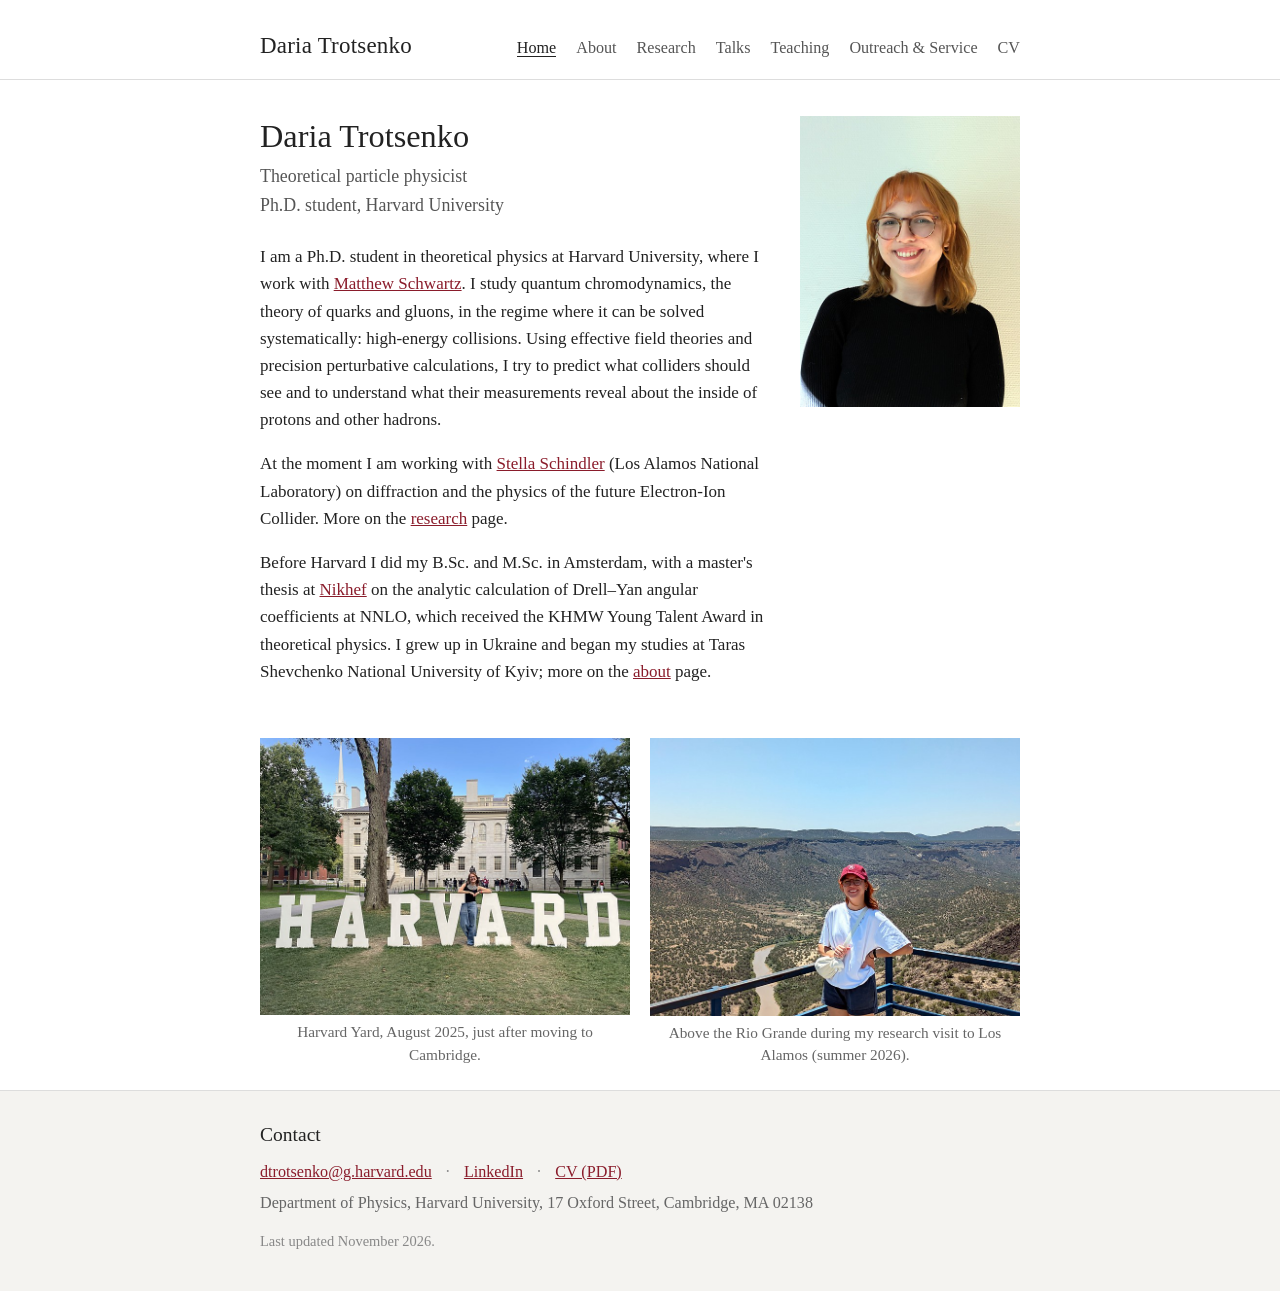
<file: index.html>
<!DOCTYPE html>
<html lang="en">
<head>
<meta charset="utf-8">
<meta name="viewport" content="width=device-width, initial-scale=1">
<title>Daria Trotsenko</title>
<meta name="description" content="Daria Trotsenko — Ph.D. student in theoretical particle physics at Harvard University, working on QCD, effective field theories and the structure of hadrons.">
<link rel="stylesheet" href="style.css">
<link rel="icon" href="favicon.svg" type="image/svg+xml">
<link rel="icon" href="favicon-32.png" sizes="32x32" type="image/png">
<link rel="apple-touch-icon" href="apple-touch-icon.png">
<meta property="og:type" content="website">
<meta property="og:title" content="Daria Trotsenko">
<meta property="og:description" content="Daria Trotsenko — Ph.D. student in theoretical particle physics at Harvard University, working on QCD, effective field theories and the structure of hadrons.">
<meta property="og:image" content="https://dariatrotsenko.com/images/og.jpg">
<meta property="og:url" content="https://dariatrotsenko.com/">
<meta name="twitter:card" content="summary_large_image">
<link rel="canonical" href="https://dariatrotsenko.com/">
<script type="application/ld+json">
{
  "@context": "https://schema.org",
  "@type": "Person",
  "name": "Daria Trotsenko",
  "url": "https://dariatrotsenko.com/",
  "image": "https://dariatrotsenko.com/images/photo.jpg",
  "jobTitle": "Ph.D. student in theoretical physics",
  "affiliation": {"@type": "CollegeOrUniversity", "name": "Harvard University", "url": "https://www.physics.harvard.edu/"},
  "alumniOf": [
    {"@type": "CollegeOrUniversity", "name": "University of Amsterdam"},
    {"@type": "CollegeOrUniversity", "name": "Vrije Universiteit Amsterdam"},
    {"@type": "CollegeOrUniversity", "name": "Taras Shevchenko National University of Kyiv"}
  ],
  "knowsAbout": ["quantum chromodynamics", "effective field theory", "particle physics", "collider phenomenology"],
  "email": "mailto:dtrotsenko@g.harvard.edu",
  "sameAs": ["https://www.linkedin.com/in/daria-trotsenko-8a28b3289/", "https://dariatrotsenko.github.io/"]
}
</script>
</head>
<body>

<header>
  <div class="wrap">
    <p class="site-name"><a href="index.html">Daria Trotsenko</a></p>
    <nav>
      <ul>
        <li><a href="index.html" class="current">Home</a></li>
        <li><a href="about.html">About</a></li>
        <li><a href="research.html">Research</a></li>
        <li><a href="talks.html">Talks</a></li>
        <li><a href="teaching.html">Teaching</a></li>
        <li><a href="outreach.html">Outreach &amp; Service</a></li>
        <li><a href="cv.html">CV</a></li>
      </ul>
    </nav>
  </div>
</header>

<main class="wrap">

  <div class="intro">
    <div class="text">
      <h1>Daria Trotsenko</h1>
      <p class="subtitle">Theoretical particle physicist<br>Ph.D. student, Harvard University</p>

      <p>I am a Ph.D. student in theoretical physics at Harvard University, where I work with
      <a href="https://www.physics.harvard.edu/people/facpages/schwartz">Matthew Schwartz</a>. I study
      quantum chromodynamics, the theory of quarks and gluons, in the regime where it can be solved
      systematically: high-energy collisions. Using effective field theories and precision perturbative
      calculations, I try to predict what colliders should see and to understand what their measurements
      reveal about the inside of protons and other hadrons.</p>

      <p>At the moment I am working with <a href="https://www.stellaschindler.net">Stella Schindler</a>
      (Los Alamos National Laboratory) on diffraction and the physics of the future Electron-Ion Collider.
      More on the <a href="research.html">research</a> page.</p>

      <p>Before Harvard I did my B.Sc. and M.Sc. in Amsterdam, with a master's thesis at
      <a href="https://www.nikhef.nl">Nikhef</a> on the analytic calculation of Drell–Yan angular
      coefficients at NNLO, which received the KHMW Young Talent Award in theoretical physics. I grew up in
      Ukraine and began my studies at Taras Shevchenko National University of Kyiv; more on the
      <a href="about.html">about</a> page.</p>
    </div>
    <img src="images/photo.jpg" alt="Photo of Daria Trotsenko">
  </div>

  <div class="photo-row">
    <figure class="photo">
      <img src="images/harvard.jpg" alt="Daria Trotsenko in Harvard Yard">
      <figcaption>Harvard Yard, August 2025, just after moving to Cambridge.</figcaption>
    </figure>
    <figure class="photo">
      <img src="images/los_alamos.jpg" alt="Daria Trotsenko hiking near Los Alamos, with the Rio Grande below">
      <figcaption>Above the Rio Grande during my research visit to Los Alamos (summer 2026).</figcaption>
    </figure>
  </div>


</main>

<footer>
  <div class="wrap">
    <p class="footer-title">Contact</p>
    <p class="footer-links">
      <a href="mailto:dtrotsenko@g.harvard.edu">dtrotsenko@g.harvard.edu</a>
      <span class="sep">·</span>
      <a href="https://www.linkedin.com/in/daria-trotsenko-8a28b3289/">LinkedIn</a>
      <span class="sep">·</span>
      <a href="files/Trotsenko_CV.pdf">CV (PDF)</a>
    </p>
    <p class="footer-address">Department of Physics, Harvard University, 17 Oxford Street, Cambridge, MA 02138</p>
    <p class="footer-updated">Last updated November 2026.</p>
  </div>
</footer>

</body>
</html>
</file>
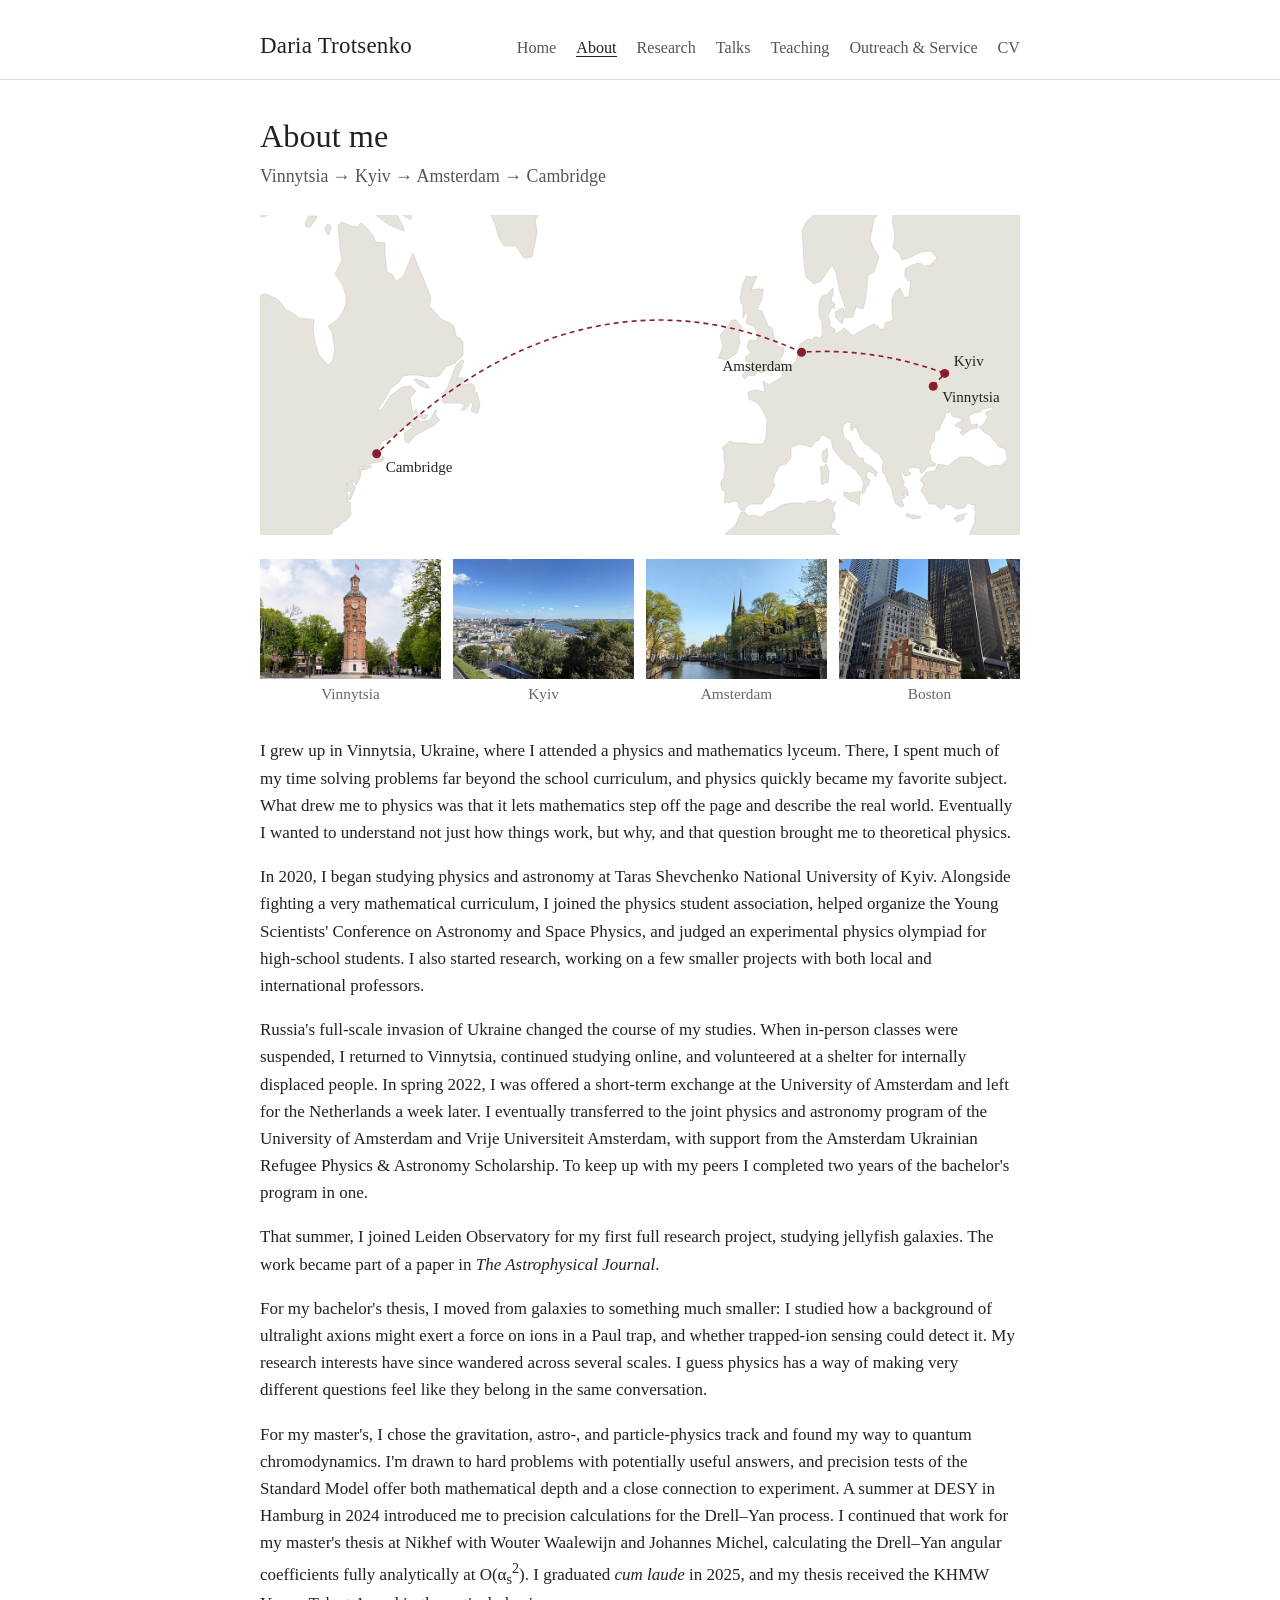
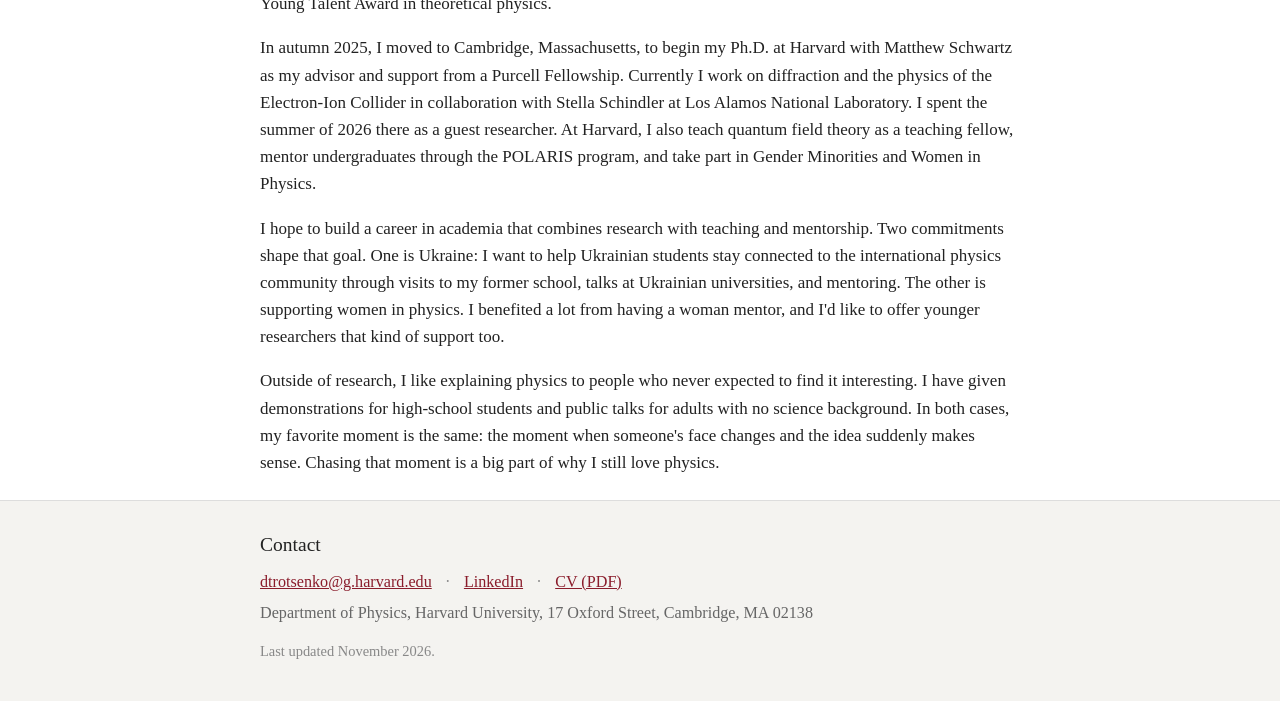
<file: about.html>
<!DOCTYPE html>
<html lang="en">
<head>
<meta charset="utf-8">
<meta name="viewport" content="width=device-width, initial-scale=1">
<title>About — Daria Trotsenko</title>
<meta name="description" content="About Daria Trotsenko: from Vinnytsia and Kyiv to Amsterdam and Harvard.">
<link rel="stylesheet" href="style.css">
<link rel="icon" href="favicon.svg" type="image/svg+xml">
<link rel="icon" href="favicon-32.png" sizes="32x32" type="image/png">
<link rel="apple-touch-icon" href="apple-touch-icon.png">
<meta property="og:type" content="website">
<meta property="og:title" content="About — Daria Trotsenko">
<meta property="og:description" content="About Daria Trotsenko: from Vinnytsia and Kyiv to Amsterdam and Harvard.">
<meta property="og:image" content="https://dariatrotsenko.com/images/og.jpg">
<meta property="og:url" content="https://dariatrotsenko.com/about.html">
<meta name="twitter:card" content="summary_large_image">
<link rel="canonical" href="https://dariatrotsenko.com/about.html">
</head>
<body>

<header>
  <div class="wrap">
    <p class="site-name"><a href="index.html">Daria Trotsenko</a></p>
    <nav>
      <ul>
        <li><a href="index.html">Home</a></li>
        <li><a href="about.html" class="current">About</a></li>
        <li><a href="research.html">Research</a></li>
        <li><a href="talks.html">Talks</a></li>
        <li><a href="teaching.html">Teaching</a></li>
        <li><a href="outreach.html">Outreach &amp; Service</a></li>
        <li><a href="cv.html">CV</a></li>
      </ul>
    </nav>
  </div>
</header>

<main class="wrap">

  <h1>About me</h1>
  <p class="subtitle">Vinnytsia → Kyiv → Amsterdam → Cambridge</p>

  <div class="map-wrap">
<svg class="route-map" viewBox="0 0 760 320" xmlns="http://www.w3.org/2000/svg" role="img" aria-label="Map showing the route from Vinnytsia and Kyiv to Amsterdam and Cambridge, Massachusetts">
  <defs><clipPath id="mapclip"><rect x="0" y="0" width="760" height="320"/></clipPath></defs>
  <g clip-path="url(#mapclip)">
    <path class="land" d="M79,371 73,372 73,369 75,368 79,369 79,371ZM84,371 83,376 82,375 82,371 79,368 79,367 84,371ZM707,298 704,301 704,303 704,304 698,307 696,306 694,303 697,302 698,300 702,300 707,298ZM647,298 650,300 654,300 658,301 658,302 661,301 660,303 652,304 652,303 646,301 647,298ZM601,276 599,283 600,285 599,290 594,287 591,286 584,281 584,277 591,278 597,277 601,276ZM566,249 569,256 568,268 566,267 563,270 561,268 561,257 560,252 563,252 566,249ZM568,241 566,248 563,246 562,240 563,236 567,233 568,241ZM158,199 162,200 168,200 165,204 163,204 156,200 154,197 156,194 158,199ZM169,173 166,173 159,170 154,165 156,164 163,166 169,171 169,173ZM200,156 197,165 200,162 204,164 202,168 207,170 210,168 215,171 214,179 217,177 218,182 220,189 218,198 215,198 211,196 213,188 211,187 205,195 201,195 205,190 200,188 194,188 183,188 182,185 186,181 183,179 188,172 194,155 197,149 202,145 204,146 203,149 200,156ZM476,139 466,145 458,143 463,132 460,120 468,111 472,105 476,105 482,112 479,120 480,128 476,139ZM585,100 582,109 576,103 575,97 583,93 585,100ZM497,61 491,75 497,74 503,74 502,84 497,95 502,96 508,111 512,113 515,126 517,131 524,133 523,140 520,144 522,149 517,155 510,155 500,158 498,156 494,161 489,160 485,164 482,161 490,150 495,148 486,146 485,142 491,138 487,132 489,125 497,126 498,119 494,111 487,109 486,106 488,101 486,97 483,103 483,91 480,85 482,72 486,61 491,62 497,61ZM71,13 69,20 67,19 65,15 65,14 67,9 70,10 71,13ZM56,4 50,12 46,12 45,8 49,1 57,1 56,4ZM38,-42 39,-35 42,-37 45,-33 51,-27 58,-23 58,-15 62,-16 66,-11 62,-6 53,-10 50,-17 44,-9 36,-1 34,-10 27,-8 32,-16 32,-28 34,-43 38,-42ZM433,-55 432,-45 438,-33 431,-21 415,-10 410,-8 403,-10 387,-15 392,-22 380,-29 390,-33 390,-37 378,-41 382,-52 390,-55 399,-43 408,-52 415,-48 424,-57 433,-55ZM-80,-80 -80,-69 -80,-58 -80,-53 -80,-66 -80,-63 -80,-47 -80,-40 -80,-38 -80,-23 -80,-19 -80,-25 -80,-30 -80,-37 -80,-40 -80,-38 -80,-43 -80,-50 -80,-46 -80,-38 -80,-31 840,-31 840,-24 840,-25 840,-17 840,-4 840,0 840,6 840,10 840,7 840,18 840,20 840,30 840,38 840,45 840,35 840,46 840,41 840,47 840,45 840,54 840,67 840,72 840,75 840,93 840,103 840,109 840,115 840,128 840,131 840,142 840,152 840,145 840,128 840,102 840,85 840,78 840,72 840,69 840,52 840,38 840,27 840,7 840,8 840,20 840,36 840,18 840,23 840,46 840,55 840,58 840,59 840,50 840,48 840,54 840,52 840,56 840,81 840,110 840,112 840,119 840,122 840,116 840,116 840,129 840,139 840,150 840,163 840,179 840,194 840,201 840,212 840,224 840,229 840,235 840,230 840,237 840,240 840,240 840,243 840,246 840,252 840,254 840,256 840,259 840,260 840,262 840,266 840,267 840,269 840,273 840,283 840,288 840,298 840,303 840,304 840,308 840,309 840,304 840,298 840,289 840,287 840,280 840,278 840,280 840,281 840,279 840,278 840,277 840,273 840,272 840,271 840,266 840,264 840,263 840,261 840,264 840,268 840,270 840,266 840,263 840,257 840,252 840,255 840,261 840,267 840,271 840,277 840,279 840,283 840,285 840,279 840,282 840,287 840,290 840,294 840,298 840,304 840,309 840,317 840,324 840,331 840,337 840,339 840,343 840,345 840,352 840,358 840,359 840,367 840,377 840,386 840,393 840,399 840,400 840,399 840,400 840,399 840,393 840,391 840,385 840,379 840,381 840,382 840,380 840,378 835,377 832,368 830,366 826,368 820,371 813,369 807,363 802,361 798,353 794,343 791,344 788,342 786,345 782,344 783,348 783,350 785,355 787,362 790,364 791,367 794,370 795,373 794,376 795,378 796,380 797,383 798,385 798,379 799,375 801,374 802,377 803,381 801,385 802,388 803,388 804,390 808,389 813,389 816,389 820,384 824,379 827,375 829,372 830,373 829,376 829,377 829,383 832,388 835,391 839,392 840,393 840,398 840,400 838,400 837,400 836,400 837,400 837,400 834,400 830,400 830,400 829,400 825,400 823,400 820,400 817,400 813,400 811,400 807,400 806,400 800,400 791,400 786,400 784,400 782,400 779,400 775,400 770,400 769,400 768,400 766,400 766,400 763,400 761,400 757,400 756,400 755,400 754,400 752,400 753,400 753,400 753,400 752,400 751,400 747,400 744,400 743,400 739,400 737,400 733,400 732,400 729,393 727,390 724,388 722,384 722,382 720,378 719,376 717,371 713,365 710,359 708,359 709,355 709,352 709,349 709,348 708,351 706,357 705,361 704,362 702,360 699,356 695,345 695,346 697,354 700,362 705,374 707,378 709,382 714,391 712,392 713,397 719,400 720,400 722,400 721,400 722,400 724,400 726,400 729,400 732,400 734,400 737,400 744,400 747,400 750,400 752,400 755,400 756,400 753,400 755,400 757,400 758,400 761,400 763,400 769,400 775,400 780,400 782,400 784,400 788,400 789,400 792,400 795,400 798,400 800,400 798,400 797,400 794,400 790,400 786,400 781,400 774,400 769,400 760,400 755,400 749,400 748,400 747,400 743,400 741,400 739,400 738,400 737,400 735,400 733,400 731,400 735,400 733,400 735,400 737,400 739,400 740,400 741,400 742,400 740,400 738,400 735,400 729,400 723,400 717,400 715,400 711,400 709,400 711,400 712,400 713,400 712,400 713,400 712,400 710,400 705,400 699,400 696,400 698,400 696,400 696,400 694,400 690,400 689,400 687,400 685,400 682,400 676,400 672,400 668,400 662,400 659,400 658,400 655,400 652,400 646,400 643,400 640,400 635,400 630,400 626,400 624,400 621,400 619,400 617,400 616,400 614,400 616,400 612,400 609,400 605,400 601,400 599,400 598,400 597,400 595,400 594,400 592,400 589,400 586,400 585,400 580,400 579,400 580,400 582,400 584,400 585,400 589,400 590,400 591,400 589,400 587,400 586,400 588,400 586,400 585,400 582,400 583,400 582,400 581,400 576,400 570,400 567,400 563,400 565,400 566,400 567,400 566,400 568,400 569,400 567,400 564,400 563,400 562,400 556,400 554,400 552,400 547,400 544,400 542,400 538,400 534,400 529,400 525,400 520,400 511,400 508,400 503,400 498,400 496,400 492,400 488,400 482,400 478,400 472,400 471,400 470,400 464,400 459,400 454,400 450,400 449,400 445,400 442,400 441,400 440,400 438,400 435,400 434,400 433,400 432,400 431,400 430,400 427,400 424,400 423,400 421,400 420,400 421,400 418,400 416,400 418,400 421,400 422,400 423,400 424,400 423,400 423,400 423,400 422,400 419,400 419,400 421,400 423,400 423,398 425,392 428,388 430,386 431,382 431,378 433,373 437,370 441,363 444,359 449,359 453,353 456,351 461,345 459,335 461,328 462,324 466,318 471,314 475,311 479,302 481,297 485,297 488,301 494,300 500,302 502,302 507,297 513,296 517,293 522,290 532,288 541,288 544,289 549,286 555,286 557,288 561,287 567,284 571,285 571,289 576,286 576,287 573,292 573,296 575,298 575,305 571,309 572,314 575,314 576,318 578,319 585,322 587,321 592,322 599,326 602,333 607,335 615,338 621,342 624,340 626,336 625,330 627,326 631,322 635,321 642,323 644,327 646,327 648,328 653,329 655,332 662,331 668,334 673,336 676,337 680,335 682,332 687,332 691,333 693,337 694,334 698,336 703,336 706,334 707,332 708,328 709,321 710,319 712,313 715,307 715,300 716,297 714,293 716,290 713,290 708,288 704,293 696,294 691,290 685,289 684,293 680,294 675,289 669,289 665,281 661,276 664,269 660,265 667,257 675,256 678,249 688,251 695,245 701,242 711,242 720,248 728,252 735,250 740,251 746,246 747,243 746,236 743,233 739,232 737,229 730,221 724,217 719,212 723,210 728,202 725,198 733,194 733,192 728,193 723,194 720,197 714,198 709,201 710,208 713,210 718,209 717,213 711,214 703,220 700,218 702,214 695,211 696,209 702,206 700,203 692,201 691,197 686,198 684,204 680,211 680,214 677,216 675,215 674,226 671,230 669,237 671,242 671,246 676,249 675,251 668,251 666,254 661,259 660,255 660,253 656,253 653,252 647,254 651,259 648,261 645,261 642,256 641,258 642,263 645,268 642,269 646,273 648,276 648,281 643,279 645,283 641,284 644,291 640,292 635,288 633,281 632,275 630,271 627,266 627,264 626,263 626,261 623,258 622,254 623,248 623,245 622,243 621,243 620,240 617,238 612,234 609,231 604,228 599,221 600,220 597,216 597,213 594,212 592,216 590,213 591,209 592,208 588,207 583,210 583,215 583,218 584,223 590,227 593,235 599,243 603,243 604,245 603,246 608,250 612,252 617,257 617,259 616,262 613,258 608,256 606,262 610,265 609,270 607,271 604,278 602,279 602,276 603,271 604,270 602,264 600,260 598,259 596,255 593,253 590,250 586,249 582,245 577,239 573,234 571,224 568,223 564,220 561,221 558,226 556,226 551,232 540,229 531,232 531,238 531,243 526,249 519,251 518,254 515,259 513,266 515,271 512,275 510,281 506,283 502,289 495,289 490,289 486,292 484,296 481,295 479,292 478,287 472,286 470,288 467,287 464,288 465,281 465,276 462,275 461,271 461,266 464,263 464,259 465,253 465,250 464,246 464,243 464,237 462,233 470,226 476,228 484,228 490,229 494,229 503,229 506,223 507,204 502,194 498,188 489,184 488,177 496,175 505,177 503,166 509,170 522,162 523,153 528,151 533,149 536,146 540,129 548,124 553,125 554,122 558,122 560,124 563,118 562,114 562,107 559,101 559,88 560,85 562,81 567,80 569,77 573,73 573,80 571,84 572,87 575,89 574,94 572,92 568,101 570,107 570,112 575,114 575,119 581,116 584,113 590,118 593,121 597,118 606,113 613,109 618,111 619,114 624,114 625,108 633,105 632,94 632,85 635,77 640,73 644,82 649,82 650,72 651,65 649,66 645,62 645,54 652,50 659,48 665,51 670,50 677,43 671,36 661,37 651,42 642,45 639,38 633,33 635,19 632,6 634,-3 640,-13 652,-30 656,-33 655,-40 648,-48 638,-43 633,-32 634,-22 625,-9 614,4 610,24 614,34 619,42 614,57 608,60 606,82 603,94 596,92 593,102 586,103 585,91 580,77 576,58 572,50 561,66 554,69 546,62 544,48 542,15 547,6 562,-7 573,-23 583,-46 597,-79 606,-80 621,-80 634,-80 643,-80 651,-80 661,-80 672,-80 689,-80 682,-80 688,-80 694,-80 703,-80 718,-80 739,-80 744,-73 744,-61 738,-52 729,-48 704,-61 700,-59 709,-46 709,-22 717,-17 721,-13 722,-21 718,-28 722,-34 735,-24 740,-27 736,-39 749,-56 754,-55 760,-49 763,-61 758,-71 761,-80 757,-80 773,-80 776,-77 769,-75 769,-65 773,-59 782,-63 783,-74 795,-80 814,-80 819,-80 813,-80 820,-80 824,-80 834,-80 840,-80 840,-78 840,-53 840,-51 840,-57 840,-61 840,-70 840,-78 840,-80 -80,-80ZM789,249 791,255 794,256 796,258 791,259 790,266 789,269 787,271 787,275 789,282 794,283 798,288 806,289 815,287 815,285 814,279 815,270 811,267 812,261 809,260 810,252 815,255 820,252 816,246 814,241 810,243 809,250 808,244 807,242 809,238 808,235 801,232 799,223 795,221 795,218 801,219 801,211 806,210 811,211 812,202 811,196 805,196 800,194 794,198 789,200 786,206 781,208 775,218 780,227 780,233 786,244 789,249ZM8,-80 16,-80 22,-80 21,-80 26,-68 32,-80 36,-80 44,-80 52,-80 60,-80 56,-80 60,-76 59,-67 48,-55 41,-52 35,-57 33,-49 28,-35 26,-28 20,-17 12,-16 7,-9 7,1 0,2 -6,14 -13,31 -15,42 -15,57 -7,59 -4,72 -2,81 6,79 17,84 22,89 26,95 33,98 39,103 48,104 54,105 53,115 55,127 59,140 68,150 72,147 75,135 72,117 68,111 77,105 83,97 86,88 86,80 82,69 75,59 82,45 80,33 78,10 82,7 91,11 97,12 101,8 107,13 114,22 115,27 125,28 125,40 127,57 132,59 136,67 144,60 150,45 153,38 158,51 165,67 171,83 169,91 176,98 181,104 190,108 194,111 196,121 200,123 203,127 203,140 199,144 195,148 186,152 179,161 169,162 157,160 149,160 143,161 138,168 131,173 123,187 117,196 122,194 130,181 142,172 151,171 156,176 150,183 152,194 154,202 161,207 170,205 176,194 176,201 180,205 173,211 161,217 155,221 149,228 145,227 144,219 154,211 145,211 139,213 140,216 134,220 128,224 122,226 119,233 118,234 118,239 120,244 122,244 122,241 124,243 123,246 119,247 117,247 113,248 110,249 107,249 102,252 110,250 112,252 104,255 101,255 101,254 99,256 101,256 100,263 96,270 95,267 94,267 92,265 93,270 95,271 95,274 93,278 90,285 89,284 91,278 88,275 87,268 86,272 88,277 84,276 88,279 88,287 90,287 90,290 91,299 87,305 82,308 78,312 75,313 72,316 72,319 65,324 62,328 60,333 59,338 60,344 62,351 64,356 64,359 67,368 67,374 66,376 65,381 63,382 61,381 60,378 57,376 55,370 52,364 51,361 52,355 51,351 46,345 44,343 39,347 38,347 35,343 31,341 25,342 20,341 16,342 13,343 14,345 14,348 16,350 14,351 12,350 10,351 6,351 2,347 -3,348 -7,346 -10,346 -15,348 -20,354 -26,357 -29,361 -30,365 -30,370 -30,374 -29,376 -31,383 -32,388 -32,398 -33,400 -32,400 -30,400 -29,400 -25,400 -24,400 -22,400 -16,400 -14,400 -9,400 -4,400 -0,400 3,400 7,400 8,400 10,400 13,400 19,400 24,400 28,400 29,400 26,400 24,400 26,400 25,400 23,400 22,400 21,400 22,400 21,400 19,400 18,400 17,400 19,400 21,400 22,400 23,400 24,400 25,400 26,400 28,400 31,400 33,400 34,400 35,400 37,400 38,400 39,400 42,400 43,400 44,400 46,400 48,400 49,400 49,400 49,400 48,400 47,400 47,400 46,400 46,400 47,400 48,400 50,400 53,400 55,400 57,400 57,400 59,400 62,400 64,400 68,400 69,400 73,400 75,400 78,400 80,400 82,400 85,400 89,400 91,400 92,400 96,400 99,400 104,400 108,400 110,400 113,400 115,400 117,400 115,400 112,400 114,400 111,400 113,400 116,400 117,400 115,400 122,400 121,400 123,400 125,400 129,400 133,400 138,400 144,400 147,400 152,400 155,400 162,400 168,400 164,400 165,400 170,400 174,400 175,400 178,400 180,400 184,400 187,400 190,400 193,400 195,400 201,400 202,400 207,400 213,400 214,400 219,400 225,400 225,400 227,400 229,400 232,400 235,400 231,400 233,400 242,400 247,400 254,400 263,400 266,400 265,400 271,400 282,400 291,400 299,400 306,400 310,400 315,400 317,400 319,400 320,400 318,400 315,400 307,400 304,400 299,400 298,400 296,400 295,400 295,400 293,400 292,400 286,400 285,400 281,400 279,400 273,400 265,400 261,400 254,400 248,400 243,400 242,400 243,400 242,400 241,400 237,400 231,400 226,400 222,400 220,400 216,400 213,400 207,400 203,400 200,400 195,400 191,400 188,400 194,400 194,400 197,400 191,400 183,400 172,400 166,400 167,400 166,400 167,400 163,400 158,400 152,400 150,400 151,400 155,400 158,400 159,400 154,400 150,400 149,400 148,400 142,400 138,400 136,400 142,400 147,400 145,400 139,400 135,400 130,400 128,400 130,400 133,400 131,400 126,400 123,400 118,400 117,400 115,400 109,400 102,400 95,400 94,400 95,400 92,400 92,400 94,400 100,400 91,400 97,400 99,400 105,400 108,400 104,400 102,400 99,400 100,400 102,400 105,400 103,400 105,400 109,400 113,400 115,400 114,400 115,400 115,400 118,400 119,400 121,400 122,400 121,400 115,400 104,400 94,400 89,400 87,400 88,400 83,400 78,400 72,400 70,400 68,400 64,400 60,400 62,400 59,400 61,400 65,400 68,400 67,400 65,400 62,400 63,400 62,400 64,400 65,400 67,400 70,400 73,400 73,400 75,400 76,400 79,400 81,400 83,400 81,400 82,400 81,400 82,400 81,400 79,400 77,400 76,400 77,400 76,400 75,400 72,400 70,400 68,400 66,400 65,400 64,400 67,400 66,400 65,400 62,400 61,400 60,400 59,400 57,400 55,400 54,400 51,400 50,400 47,400 46,400 47,400 45,400 43,400 41,400 39,400 39,400 37,400 35,400 35,400 35,400 34,400 35,400 33,400 31,400 29,400 27,400 24,400 25,400 26,400 25,400 24,400 23,400 20,400 18,400 15,400 12,400 11,400 8,400 4,400 2,400 -1,400 -8,400 -10,400 -15,400 -18,400 -23,400 -25,400 -29,400 -34,400 -39,400 -43,400 -49,400 -54,400 -55,400 -59,400 -64,400 -67,400 -73,400 -75,400 -77,400 -75,400 -75,400 -74,400 -76,400 -77,400 -78,399 -80,392 -80,386 -80,381 -80,378 -80,376 -80,372 -80,370 -80,366 -80,361 -80,360 -80,356 -80,352 -80,350 -80,344 -80,338 -80,335 -80,332 -80,330 -80,333 -80,337 -80,343 -80,346 -80,351 -80,353 -80,354 -80,357 -80,361 -80,363 -80,366 -80,370 -80,377 -80,380 -80,384 -80,388 -80,392 -80,395 -80,396 -80,399 -80,394 -80,390 -80,387 -80,385 -80,379 -80,375 -80,373 -80,369 -80,370 -80,368 -80,366 -80,362 -80,361 -80,359 -80,355 -80,350 -80,348 -80,343 -80,337 -80,331 -80,324 -80,320 -80,315 -80,314 -80,312 -80,309 -80,308 -80,307 -80,302 -80,294 -80,282 -80,280 -80,277 -80,270 -80,262 -80,258 -80,250 -80,242 -80,235 -80,226 -80,209 -80,196 -80,187 -80,182 -80,180 -80,184 -80,193 -80,191 -80,182 -80,174 -80,163 -80,159 -80,154 -80,145 -80,138 -80,133 -80,124 -80,115 -80,109 -80,105 -80,101 -80,90 -80,80 -80,68 -80,67 -80,63 -80,49 -80,47 -80,42 -80,43 -80,37 -80,31 -80,34 -80,43 -80,44 -80,47 -80,52 -80,54 -80,47 -80,33 -80,29 -80,25 -80,33 -80,42 -80,52 -80,58 -80,68 -80,73 -80,77 -80,83 -80,89 -80,95 -80,100 -80,99 -80,103 -80,107 -80,111 -80,114 -80,112 -80,106 -80,103 -80,96 -80,95 -80,90 -80,82 -80,80 -80,75 -80,65 -80,58 -80,62 -80,59 -80,64 -80,57 -80,62 -80,56 -80,61 -80,53 -80,48 -80,43 -80,46 -80,39 -80,36 -80,28 -80,22 -80,14 -80,5 -80,-2 -80,-3 -80,-1 -80,-8 -80,-7 -80,-12 -80,-19 -80,-22 -80,-28 -80,-24 -80,-21 -80,-24 -80,-22 -80,-26 -80,-33 -80,-42 -80,-49 -80,-58 -80,-49 -80,-50 -80,-60 -80,-67 -80,-76 -80,-80 -80,-77 -80,-79 -80,-80 -80,-72 -80,-80 -79,-80 -75,-80 -69,-80 -63,-80 -53,-76 -44,-79 -36,-79 -37,-80 -32,-80 -23,-80 -23,-70 -19,-80 -15,-80 -12,-80 -18,-80 -25,-80 -18,-80 -11,-80 -5,-80 3,-80 -2,-80 8,-80ZM30,-80 35,-80 40,-80 54,-80 64,-80 63,-80 74,-80 79,-80 92,-80 99,-80 100,-80 110,-80 116,-80 130,-80 135,-80 140,-80 130,-80 143,-80 152,-80 160,-64 168,-62 167,-50 157,-31 150,-38 141,-54 134,-52 133,-43 139,-33 147,-26 149,-21 153,-6 151,5 144,1 130,-11 138,2 143,11 144,16 129,10 117,1 110,-6 112,-10 104,-18 96,-26 96,-21 80,-19 75,-24 79,-36 89,-37 101,-39 99,-45 101,-53 108,-70 107,-78 104,-80 96,-80 85,-80 88,-80 82,-80 77,-80 73,-80 70,-80 60,-80 39,-80 28,-80 19,-80 14,-80 20,-80 12,-80 10,-80 14,-80 20,-80 34,-80 30,-80ZM363,-80 398,-80 387,-80 366,-80 336,-80 339,-80 358,-80 375,-80 386,-80 391,-80 385,-80 399,-80 426,-80 443,-80 446,-80 423,-80 420,-80 402,-80 415,-80 409,-80 404,-80 411,-80 402,-80 393,-80 403,-80 405,-80 399,-80 406,-80 393,-80 400,-80 398,-80 390,-80 382,-80 389,-80 378,-80 376,-80 383,-80 390,-80 393,-80 383,-80 378,-80 371,-80 373,-80 367,-80 382,-80 389,-80 374,-80 359,-80 343,-80 337,-80 331,-78 323,-59 311,-47 307,-47 300,-43 292,-39 287,-29 287,-18 284,-7 275,5 277,16 275,28 272,42 264,43 256,31 244,31 239,23 235,9 226,-10 223,-20 222,-34 214,-49 216,-62 213,-68 218,-80 226,-80 229,-80 230,-80 223,-80 220,-80 215,-80 209,-80 210,-80 216,-80 227,-80 217,-80 212,-80 207,-80 202,-80 208,-80 205,-80 201,-80 194,-80 187,-80 172,-80 160,-80 145,-80 131,-80 125,-80 115,-80 130,-80 141,-80 117,-80 105,-80 105,-80 126,-80 147,-80 149,-80 134,-80 139,-80 158,-80 166,-80 164,-80 177,-80 194,-80 212,-80 218,-80 233,-80 246,-80 254,-80 265,-80 252,-80 253,-80 272,-80 291,-80 298,-80 318,-80 363,-80Z"/>
    <path class="route" d="M673.2,171.3 673.5,171.0 673.8,170.7 674.1,170.3 674.3,170.0 674.6,169.7 674.9,169.4 675.2,169.0 675.5,168.7 675.7,168.4 676.0,168.1 676.3,167.7 676.6,167.4 676.9,167.1 677.2,166.8 677.4,166.4 677.7,166.1 678.0,165.8 678.3,165.5 678.6,165.1 678.9,164.8 679.2,164.5 679.4,164.2 679.7,163.8 680.0,163.5 680.3,163.2 680.6,162.9 680.9,162.6 681.2,162.2 681.5,161.9 681.8,161.6 682.0,161.3 682.3,160.9 682.6,160.6 682.9,160.3 683.2,160.0 683.5,159.6 683.8,159.3 684.1,159.0 684.4,158.7 684.7,158.4 684.7,158.4 681.3,157.1 677.9,155.9 674.5,154.8 671.1,153.6 667.7,152.5 664.2,151.4 660.7,150.4 657.3,149.4 653.8,148.4 650.3,147.5 646.8,146.6 643.2,145.7 639.7,144.9 636.1,144.1 632.6,143.4 629.0,142.7 625.4,142.0 621.8,141.3 618.2,140.7 614.6,140.2 611.0,139.6 607.4,139.2 603.7,138.7 600.1,138.3 596.5,137.9 592.8,137.6 589.1,137.3 585.5,137.1 581.8,136.9 578.2,136.7 574.5,136.6 570.8,136.5 567.2,136.4 563.5,136.4 559.8,136.5 556.2,136.6 552.5,136.7 548.8,136.8 545.2,137.0 541.5,137.3 541.5,137.3 530.7,132.5 519.7,128.0 508.5,123.9 497.1,120.1 485.5,116.8 473.8,113.8 461.9,111.2 450.0,109.1 437.9,107.4 425.7,106.1 413.6,105.4 401.3,105.0 389.1,105.2 376.9,105.8 364.8,106.9 352.7,108.5 340.7,110.5 328.8,112.9 317.0,115.7 305.4,119.0 293.9,122.6 282.7,126.7 271.6,131.0 260.7,135.7 250.0,140.7 239.6,146.0 229.4,151.5 219.4,157.3 209.6,163.3 200.0,169.5 190.7,175.9 181.6,182.4 172.8,189.1 164.2,195.9 155.7,202.8 147.5,209.9 139.5,217.0 131.7,224.2 124.1,231.5 116.7,238.8"/>
    <circle cx="673.2" cy="171.3" r="4.5" class="dot"/><circle cx="684.7" cy="158.4" r="4.5" class="dot"/><circle cx="541.5" cy="137.3" r="4.5" class="dot"/><circle cx="116.7" cy="238.8" r="4.5" class="dot"/>
    <text x="682.2" y="187.3" text-anchor="start" class="lbl">Vinnytsia</text><text x="693.7" y="151.4" text-anchor="start" class="lbl">Kyiv</text><text x="532.5" y="156.3" text-anchor="end" class="lbl">Amsterdam</text><text x="125.7" y="256.8" text-anchor="start" class="lbl">Cambridge</text>
  </g>
</svg>
  </div>

  <div class="photo-row cities">
    <figure class="photo">
      <img src="images/city_vinnytsia.jpg" alt="The old water tower in Vinnytsia">
      <figcaption>Vinnytsia</figcaption>
    </figure>
    <figure class="photo">
      <img src="images/city_kyiv.jpg" alt="View over Kyiv and the Dnipro river">
      <figcaption>Kyiv</figcaption>
    </figure>
    <figure class="photo">
      <img src="images/city_amsterdam.jpg" alt="A canal in Amsterdam">
      <figcaption>Amsterdam</figcaption>
    </figure>
    <figure class="photo">
      <img src="images/city_boston.jpg" alt="The Old State House among skyscrapers in Boston">
      <figcaption>Boston</figcaption>
    </figure>
  </div>

  <p>I grew up in Vinnytsia, Ukraine, where I attended a physics and mathematics lyceum. There, I spent
  much of my time solving problems far beyond the school curriculum, and physics quickly became my favorite
  subject. What drew me to physics was that it lets mathematics step off the page and describe the real
  world. Eventually I wanted to understand not just how things work, but why, and that question brought me
  to theoretical physics.</p>

  <p>In 2020, I began studying physics and astronomy at Taras Shevchenko National University of Kyiv.
  Alongside fighting a very mathematical curriculum, I joined the physics student association, helped
  organize the Young Scientists' Conference on Astronomy and Space Physics, and judged an experimental
  physics olympiad for high-school students. I also started research, working on a few smaller projects with
  both local and international professors.</p>

  <p>Russia's full-scale invasion of Ukraine changed the course of my studies. When in-person classes were
  suspended, I returned to Vinnytsia, continued studying online, and volunteered at a shelter for internally
  displaced people. In spring 2022, I was offered a short-term exchange at the University of Amsterdam and
  left for the Netherlands a week later. I eventually transferred to the joint physics and astronomy program
  of the University of Amsterdam and Vrije Universiteit Amsterdam, with support from the Amsterdam Ukrainian
  Refugee Physics &amp; Astronomy Scholarship. To keep up with my peers I completed two years of the
  bachelor's program in one.</p>

  <p>That summer, I joined Leiden Observatory for my first full research project, studying jellyfish
  galaxies. The work became part of a paper in <i>The Astrophysical Journal</i>.</p>

  <p>For my bachelor's thesis, I moved from galaxies to something much smaller: I studied how a background of
  ultralight axions might exert a force on ions in a Paul trap, and whether trapped-ion sensing could detect
  it. My research interests have since wandered across several scales. I guess physics has a way of making
  very different questions feel like they belong in the same conversation.</p>

  <p>For my master's, I chose the gravitation, astro-, and particle-physics track and found my way to quantum
  chromodynamics. I'm drawn to hard problems with potentially useful answers, and precision tests of the
  Standard Model offer both mathematical depth and a close connection to experiment. A summer at DESY in
  Hamburg in 2024 introduced me to precision calculations for the Drell–Yan process. I continued that work
  for my master's thesis at Nikhef with Wouter Waalewijn and Johannes Michel, calculating the Drell–Yan
  angular coefficients fully analytically at O(α<sub>s</sub><sup>2</sup>). I graduated <i>cum laude</i> in
  2025, and my thesis received the KHMW Young Talent Award in theoretical physics.</p>

  <p>In autumn 2025, I moved to Cambridge, Massachusetts, to begin my Ph.D. at Harvard with Matthew Schwartz
  as my advisor and support from a Purcell Fellowship. Currently I work on diffraction and the physics of the
  Electron-Ion Collider in collaboration with Stella Schindler at Los Alamos National Laboratory. I spent
  the summer of 2026 there as a guest researcher. At Harvard, I also teach quantum field theory as a teaching
  fellow, mentor undergraduates through the POLARIS program, and take part in Gender Minorities and Women in
  Physics.</p>

  <p>I hope to build a career in academia that combines research with teaching and mentorship. Two
  commitments shape that goal. One is Ukraine: I want to help Ukrainian students stay connected to the
  international physics community through visits to my former school, talks at Ukrainian universities, and
  mentoring. The other is supporting women in physics. I benefited a lot from having a woman mentor, and I'd
  like to offer younger researchers that kind of support too.</p>

  <p>Outside of research, I like explaining physics to people who never expected to find it interesting.
  I have given demonstrations for high-school students and public talks for adults with no science
  background. In both cases, my favorite moment is the same: the moment when someone's face changes and the
  idea suddenly makes sense. Chasing that moment is a big part of why I still love physics.</p>

</main>

<footer>
  <div class="wrap">
    <p class="footer-title">Contact</p>
    <p class="footer-links">
      <a href="mailto:dtrotsenko@g.harvard.edu">dtrotsenko@g.harvard.edu</a>
      <span class="sep">·</span>
      <a href="https://www.linkedin.com/in/daria-trotsenko-8a28b3289/">LinkedIn</a>
      <span class="sep">·</span>
      <a href="files/Trotsenko_CV.pdf">CV (PDF)</a>
    </p>
    <p class="footer-address">Department of Physics, Harvard University, 17 Oxford Street, Cambridge, MA 02138</p>
    <p class="footer-updated">Last updated November 2026.</p>
  </div>
</footer>

</body>
</html>
</file>
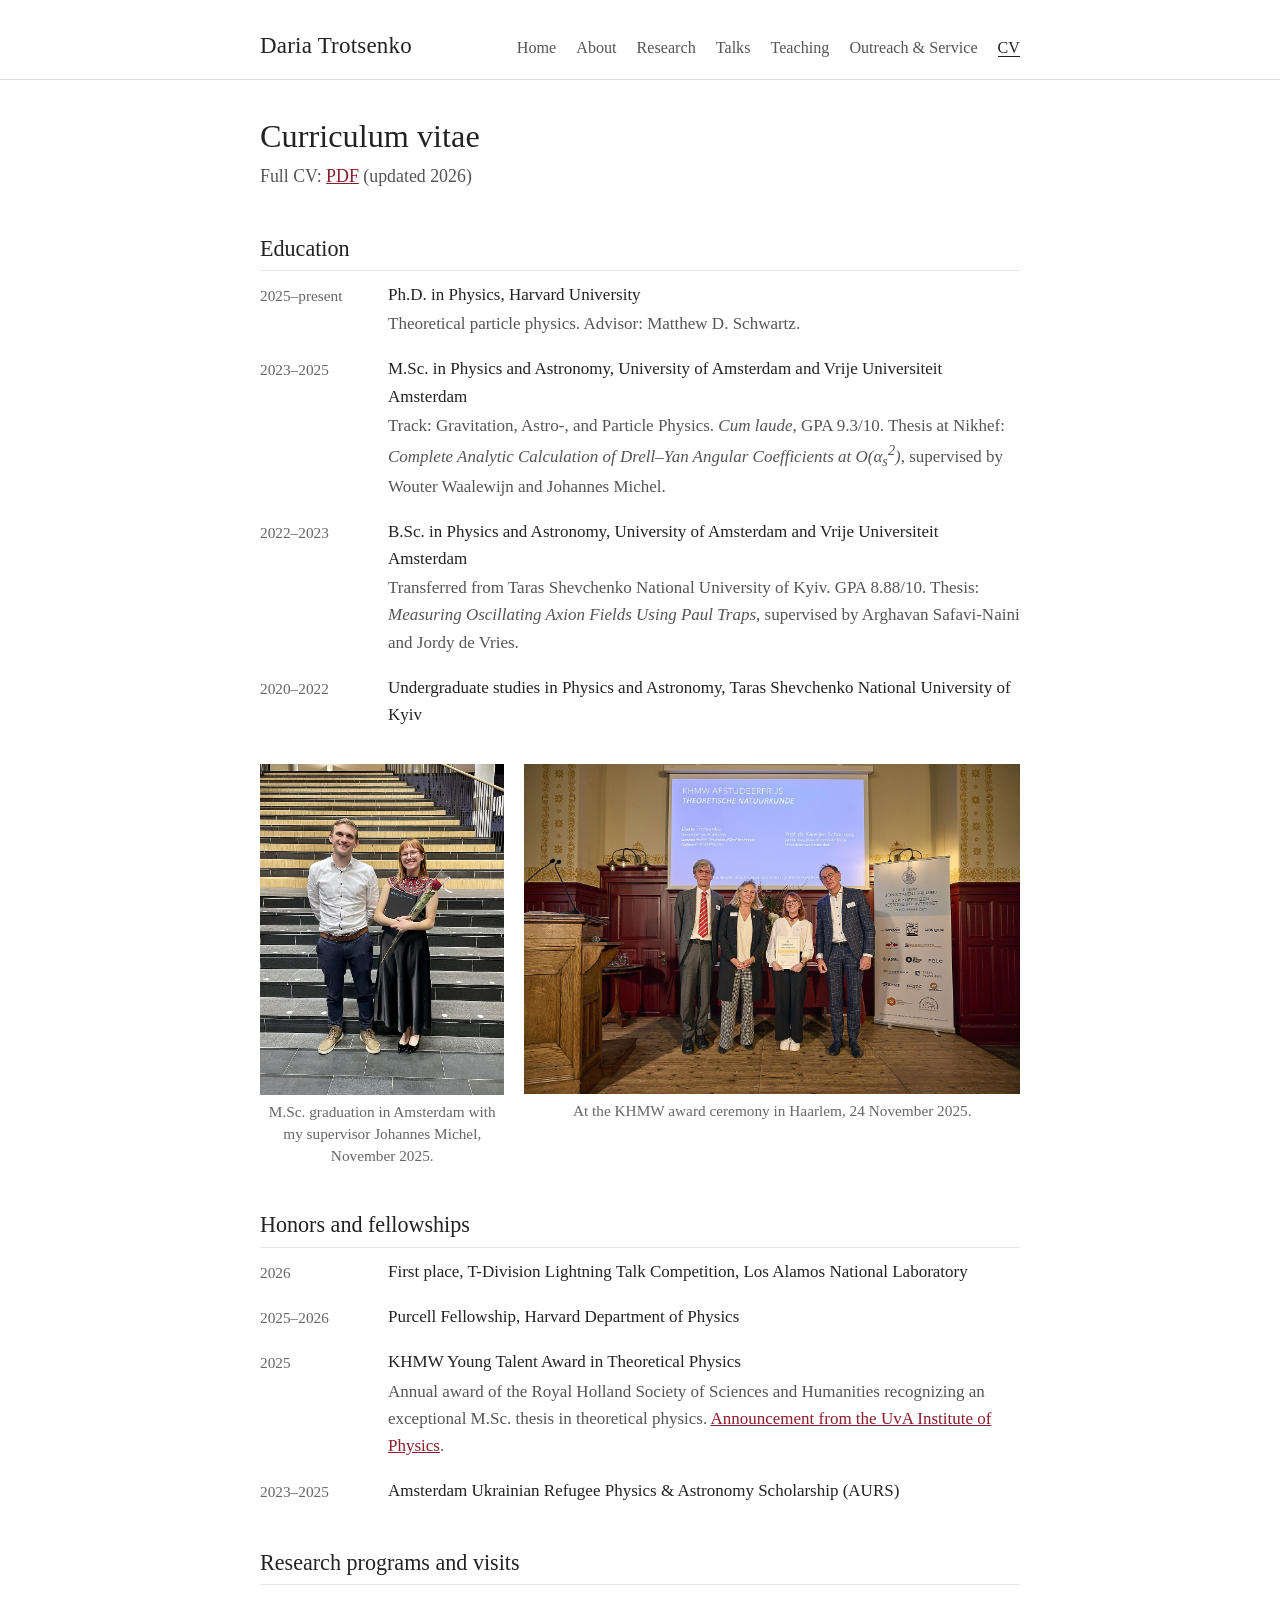
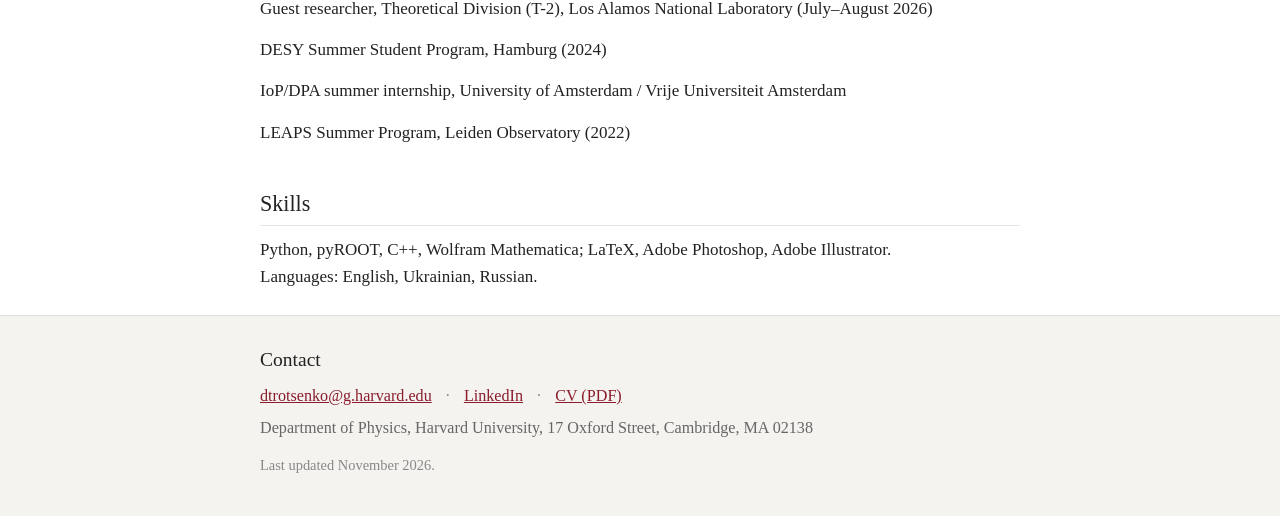
<file: cv.html>
<!DOCTYPE html>
<html lang="en">
<head>
<meta charset="utf-8">
<meta name="viewport" content="width=device-width, initial-scale=1">
<title>CV — Daria Trotsenko</title>
<meta name="description" content="Curriculum vitae of Daria Trotsenko.">
<link rel="stylesheet" href="style.css">
<link rel="icon" href="favicon.svg" type="image/svg+xml">
<link rel="icon" href="favicon-32.png" sizes="32x32" type="image/png">
<link rel="apple-touch-icon" href="apple-touch-icon.png">
<meta property="og:type" content="website">
<meta property="og:title" content="CV — Daria Trotsenko">
<meta property="og:description" content="Curriculum vitae of Daria Trotsenko.">
<meta property="og:image" content="https://dariatrotsenko.com/images/og.jpg">
<meta property="og:url" content="https://dariatrotsenko.com/cv.html">
<meta name="twitter:card" content="summary_large_image">
<link rel="canonical" href="https://dariatrotsenko.com/cv.html">
</head>
<body>

<header>
  <div class="wrap">
    <p class="site-name"><a href="index.html">Daria Trotsenko</a></p>
    <nav>
      <ul>
        <li><a href="index.html">Home</a></li>
        <li><a href="about.html">About</a></li>
        <li><a href="research.html">Research</a></li>
        <li><a href="talks.html">Talks</a></li>
        <li><a href="teaching.html">Teaching</a></li>
        <li><a href="outreach.html">Outreach &amp; Service</a></li>
        <li><a href="cv.html" class="current">CV</a></li>
      </ul>
    </nav>
  </div>
</header>

<main class="wrap">

  <h1>Curriculum vitae</h1>
  <p class="subtitle">Full CV: <a href="files/Trotsenko_CV.pdf">PDF</a> (updated 2026)</p>

  <h2>Education</h2>

  <div class="entry">
    <div class="date">2025–present</div>
    <div>
      <p class="title">Ph.D. in Physics, Harvard University</p>
      <p class="details">Theoretical particle physics. Advisor: Matthew D. Schwartz.</p>
    </div>
  </div>

  <div class="entry">
    <div class="date">2023–2025</div>
    <div>
      <p class="title">M.Sc. in Physics and Astronomy, University of Amsterdam and Vrije Universiteit Amsterdam</p>
      <p class="details">Track: Gravitation, Astro-, and Particle Physics. <i>Cum laude</i>, GPA 9.3/10.
      Thesis at Nikhef: <i>Complete Analytic Calculation of Drell–Yan Angular Coefficients at
      O(α<sub>s</sub><sup>2</sup>)</i>, supervised by Wouter Waalewijn and Johannes Michel.</p>
    </div>
  </div>

  <div class="entry">
    <div class="date">2022–2023</div>
    <div>
      <p class="title">B.Sc. in Physics and Astronomy, University of Amsterdam and Vrije Universiteit Amsterdam</p>
      <p class="details">Transferred from Taras Shevchenko National University of Kyiv. GPA 8.88/10.
      Thesis: <i>Measuring Oscillating Axion Fields Using Paul Traps</i>, supervised by Arghavan Safavi-Naini
      and Jordy de Vries.</p>
    </div>
  </div>

  <div class="entry">
    <div class="date">2020–2022</div>
    <div>
      <p class="title">Undergraduate studies in Physics and Astronomy, Taras Shevchenko National University of Kyiv</p>
    </div>
  </div>

  <div class="photo-row match">
    <figure class="photo" style="flex-grow: 0.74;">
      <img src="images/graduation.jpg" alt="Daria Trotsenko with Johannes Michel at her M.Sc. graduation">
      <figcaption>M.Sc. graduation in Amsterdam with my supervisor Johannes Michel, November 2025.</figcaption>
    </figure>
    <figure class="photo" style="flex-grow: 1.5;">
      <img src="images/khmw_award.jpg" alt="Daria Trotsenko receiving the KHMW Young Talent Award">
      <figcaption>At the KHMW award ceremony in Haarlem, 24 November 2025.</figcaption>
    </figure>
  </div>

  <h2>Honors and fellowships</h2>

  <div class="entry">
    <div class="date">2026</div>
    <div>
      <p class="title">First place, T-Division Lightning Talk Competition, Los Alamos National Laboratory</p>
    </div>
  </div>

  <div class="entry">
    <div class="date">2025–2026</div>
    <div>
      <p class="title">Purcell Fellowship, Harvard Department of Physics</p>
    </div>
  </div>

  <div class="entry">
    <div class="date">2025</div>
    <div>
      <p class="title">KHMW Young Talent Award in Theoretical Physics</p>
      <p class="details">Annual award of the Royal Holland Society of Sciences and Humanities recognizing an
      exceptional M.Sc. thesis in theoretical physics.
      <a href="https://iop.uva.nl/content/news/2025/10/khmw-young-talent-awards-for-daria-trotsenko-and-amber-visser.html">Announcement
      from the UvA Institute of Physics</a>.</p>
    </div>
  </div>

  <div class="entry">
    <div class="date">2023–2025</div>
    <div>
      <p class="title">Amsterdam Ukrainian Refugee Physics &amp; Astronomy Scholarship (AURS)</p>
    </div>
  </div>

  <h2>Research programs and visits</h2>
  <ul class="plain">
    <li>Guest researcher, Theoretical Division (T-2), Los Alamos National Laboratory (July–August 2026)</li>
    <li>DESY Summer Student Program, Hamburg (2024)</li>
    <li>IoP/DPA summer internship, University of Amsterdam / Vrije Universiteit Amsterdam</li>
    <li>LEAPS Summer Program, Leiden Observatory (2022)</li>
  </ul>

  <h2>Skills</h2>
  <p>Python, pyROOT, C++, Wolfram Mathematica; LaTeX, Adobe Photoshop, Adobe Illustrator.<br>
  Languages: English, Ukrainian, Russian.</p>

</main>

<footer>
  <div class="wrap">
    <p class="footer-title">Contact</p>
    <p class="footer-links">
      <a href="mailto:dtrotsenko@g.harvard.edu">dtrotsenko@g.harvard.edu</a>
      <span class="sep">·</span>
      <a href="https://www.linkedin.com/in/daria-trotsenko-8a28b3289/">LinkedIn</a>
      <span class="sep">·</span>
      <a href="files/Trotsenko_CV.pdf">CV (PDF)</a>
    </p>
    <p class="footer-address">Department of Physics, Harvard University, 17 Oxford Street, Cambridge, MA 02138</p>
    <p class="footer-updated">Last updated November 2026.</p>
  </div>
</footer>

</body>
</html>
</file>
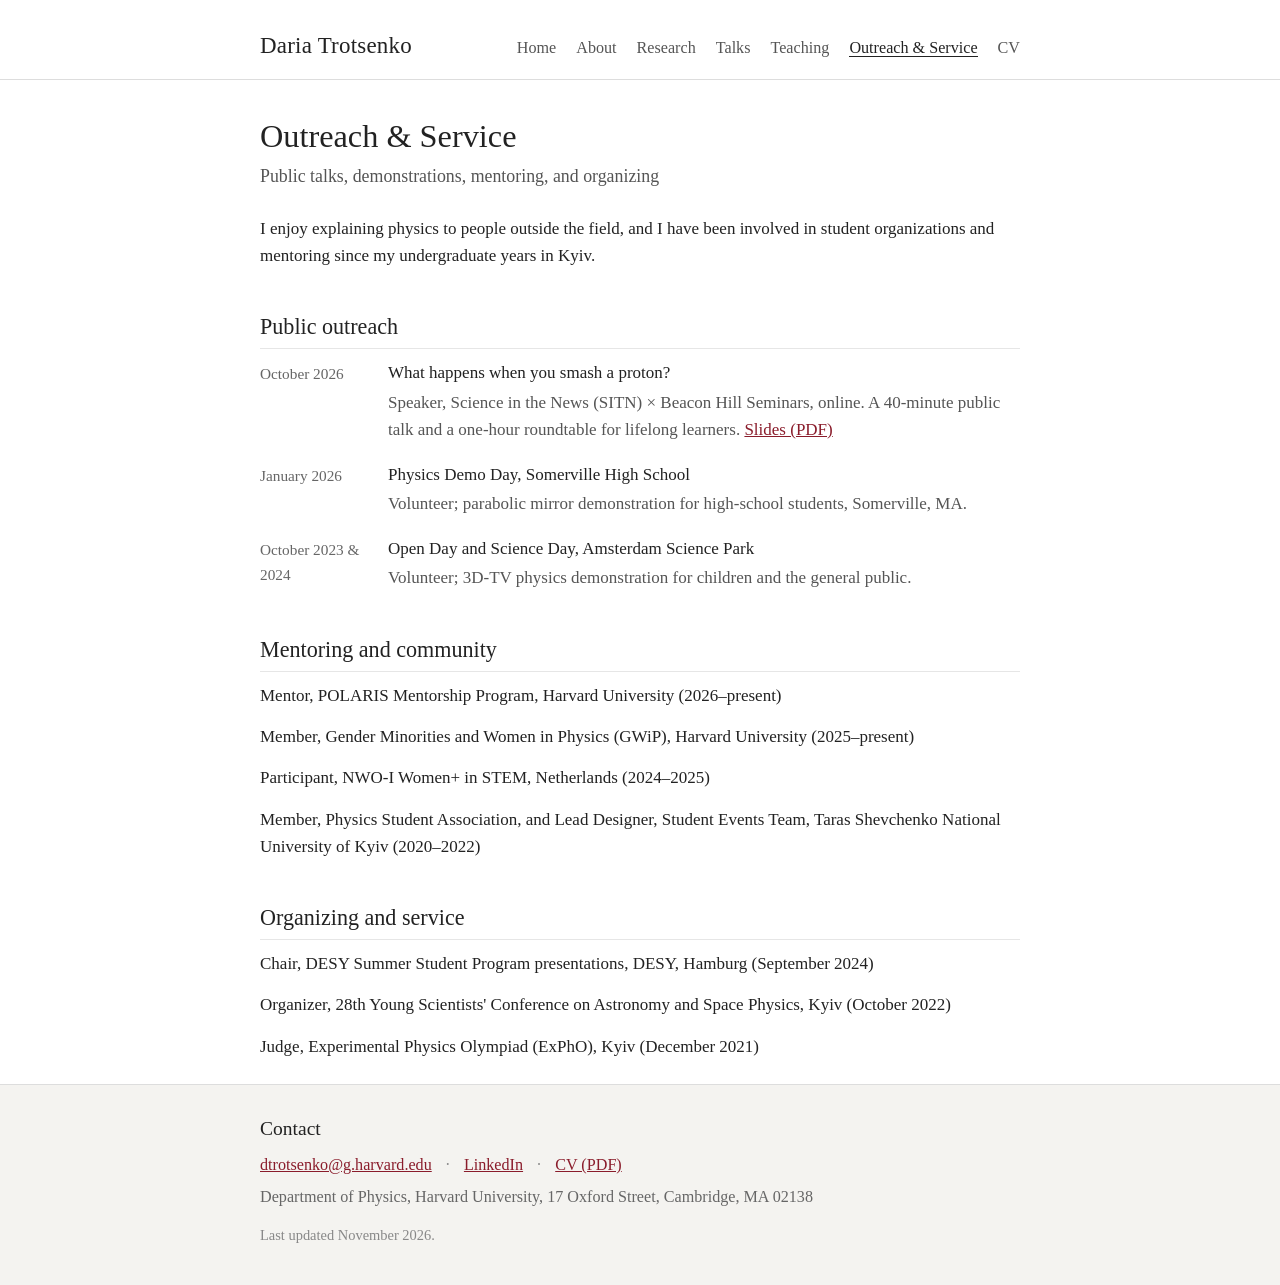
<file: outreach.html>
<!DOCTYPE html>
<html lang="en">
<head>
<meta charset="utf-8">
<meta name="viewport" content="width=device-width, initial-scale=1">
<title>Outreach &amp; Service — Daria Trotsenko</title>
<meta name="description" content="Outreach, mentoring and service by Daria Trotsenko.">
<link rel="stylesheet" href="style.css">
<link rel="icon" href="favicon.svg" type="image/svg+xml">
<link rel="icon" href="favicon-32.png" sizes="32x32" type="image/png">
<link rel="apple-touch-icon" href="apple-touch-icon.png">
<meta property="og:type" content="website">
<meta property="og:title" content="Outreach &amp; Service — Daria Trotsenko">
<meta property="og:description" content="Outreach, mentoring and service by Daria Trotsenko.">
<meta property="og:image" content="https://dariatrotsenko.com/images/og.jpg">
<meta property="og:url" content="https://dariatrotsenko.com/outreach.html">
<meta name="twitter:card" content="summary_large_image">
<link rel="canonical" href="https://dariatrotsenko.com/outreach.html">
</head>
<body>

<header>
  <div class="wrap">
    <p class="site-name"><a href="index.html">Daria Trotsenko</a></p>
    <nav>
      <ul>
        <li><a href="index.html">Home</a></li>
        <li><a href="about.html">About</a></li>
        <li><a href="research.html">Research</a></li>
        <li><a href="talks.html">Talks</a></li>
        <li><a href="teaching.html">Teaching</a></li>
        <li><a href="outreach.html" class="current">Outreach &amp; Service</a></li>
        <li><a href="cv.html">CV</a></li>
      </ul>
    </nav>
  </div>
</header>

<main class="wrap">

  <h1>Outreach &amp; Service</h1>
  <p class="subtitle">Public talks, demonstrations, mentoring, and organizing</p>

  <p>I enjoy explaining physics to people outside the field, and I have been involved in student
  organizations and mentoring since my undergraduate years in Kyiv.</p>

  <h2>Public outreach</h2>

  <div class="entry">
    <div class="date">October 2026</div>
    <div>
      <p class="title">What happens when you smash a proton?</p>
      <p class="details">Speaker, Science in the News (SITN) × Beacon Hill Seminars, online. A 40-minute public
      talk and a one-hour roundtable for lifelong learners.
      <a href="files/2026-10_SITN_smash_a_proton.pdf">Slides (PDF)</a></p>
    </div>
  </div>

  <div class="entry">
    <div class="date">January 2026</div>
    <div>
      <p class="title">Physics Demo Day, Somerville High School</p>
      <p class="details">Volunteer; parabolic mirror demonstration for high-school students, Somerville, MA.</p>
    </div>
  </div>

  <div class="entry">
    <div class="date">October 2023 &amp; 2024</div>
    <div>
      <p class="title">Open Day and Science Day, Amsterdam Science Park</p>
      <p class="details">Volunteer; 3D-TV physics demonstration for children and the general public.</p>
    </div>
  </div>

  <h2>Mentoring and community</h2>
  <ul class="plain">
    <li>Mentor, POLARIS Mentorship Program, Harvard University (2026–present)</li>
    <li>Member, Gender Minorities and Women in Physics (GWiP), Harvard University (2025–present)</li>
    <li>Participant, NWO-I Women+ in STEM, Netherlands (2024–2025)</li>
    <li>Member, Physics Student Association, and Lead Designer, Student Events Team,
    Taras Shevchenko National University of Kyiv (2020–2022)</li>
  </ul>

  <h2>Organizing and service</h2>
  <ul class="plain">
    <li>Chair, DESY Summer Student Program presentations, DESY, Hamburg (September 2024)</li>
    <li>Organizer, 28th Young Scientists' Conference on Astronomy and Space Physics, Kyiv (October 2022)</li>
    <li>Judge, Experimental Physics Olympiad (ExPhO), Kyiv (December 2021)</li>
  </ul>

</main>

<footer>
  <div class="wrap">
    <p class="footer-title">Contact</p>
    <p class="footer-links">
      <a href="mailto:dtrotsenko@g.harvard.edu">dtrotsenko@g.harvard.edu</a>
      <span class="sep">·</span>
      <a href="https://www.linkedin.com/in/daria-trotsenko-8a28b3289/">LinkedIn</a>
      <span class="sep">·</span>
      <a href="files/Trotsenko_CV.pdf">CV (PDF)</a>
    </p>
    <p class="footer-address">Department of Physics, Harvard University, 17 Oxford Street, Cambridge, MA 02138</p>
    <p class="footer-updated">Last updated November 2026.</p>
  </div>
</footer>

</body>
</html>
</file>
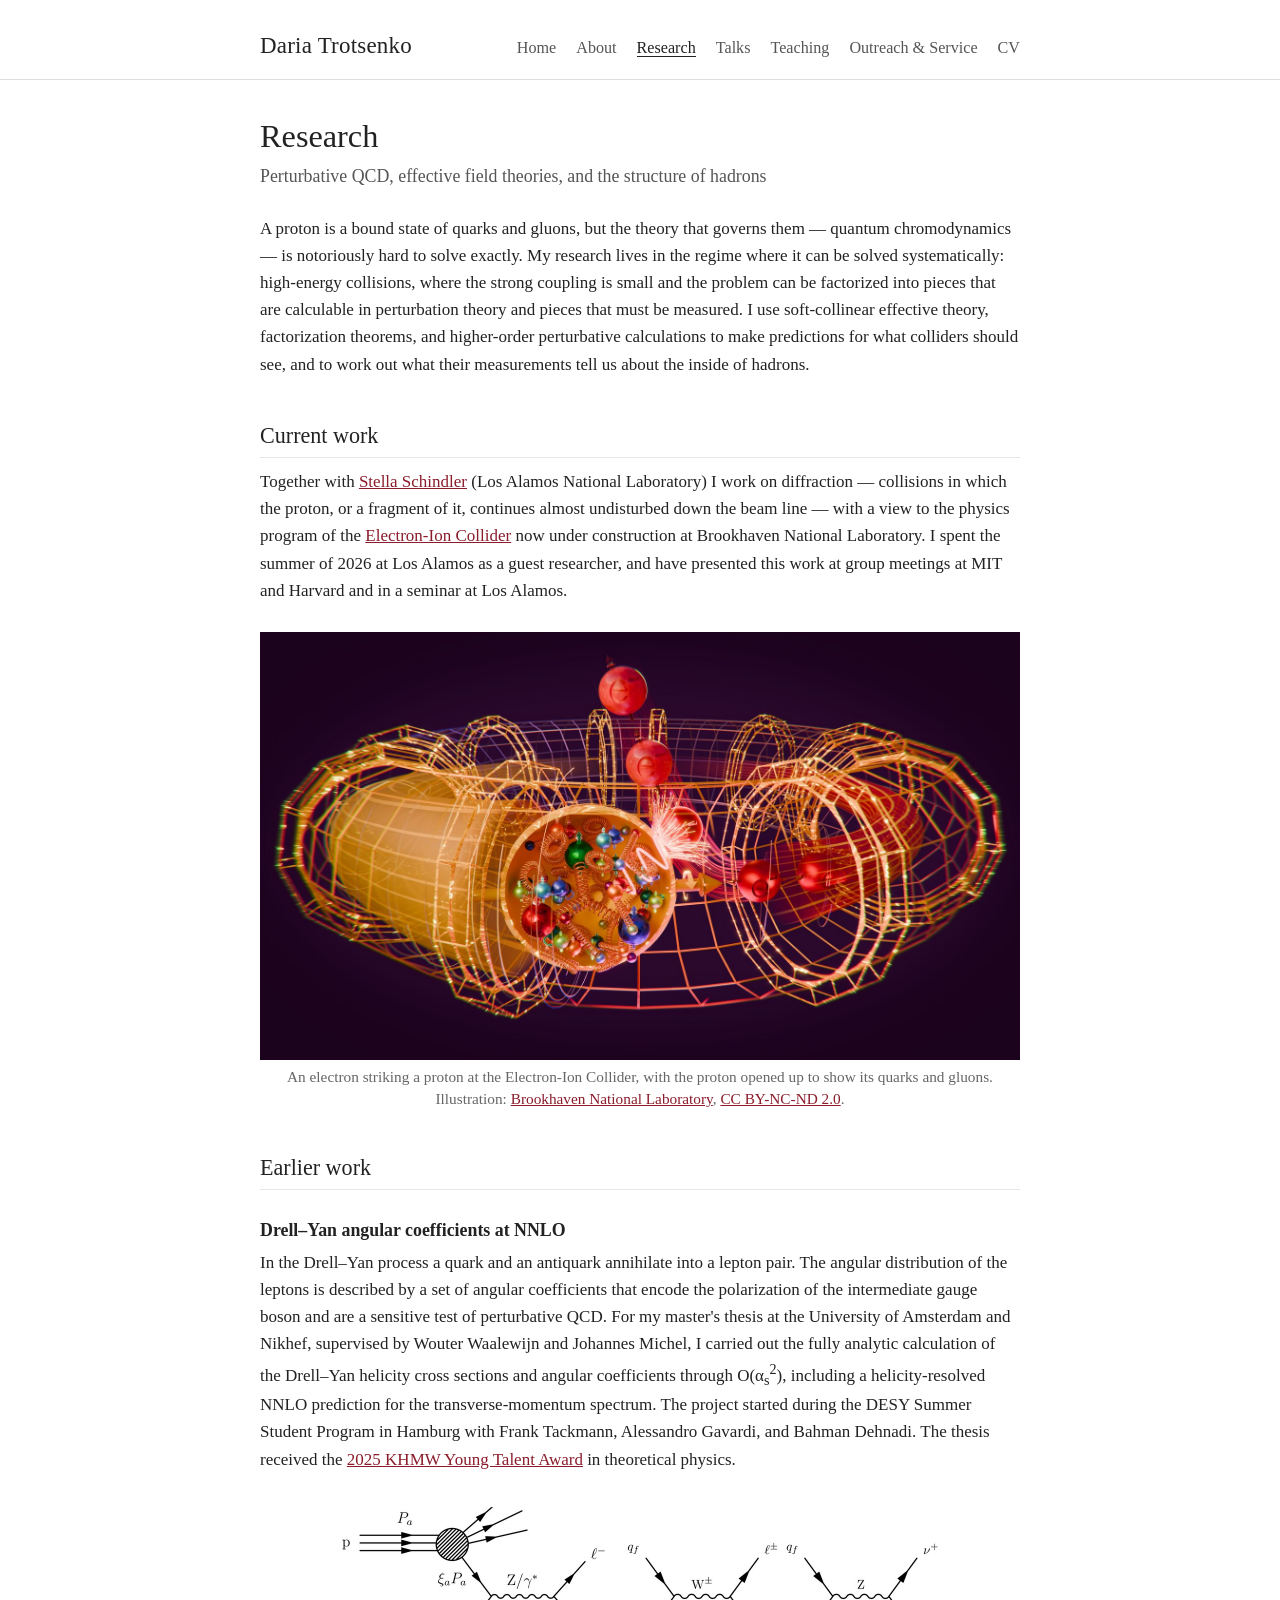
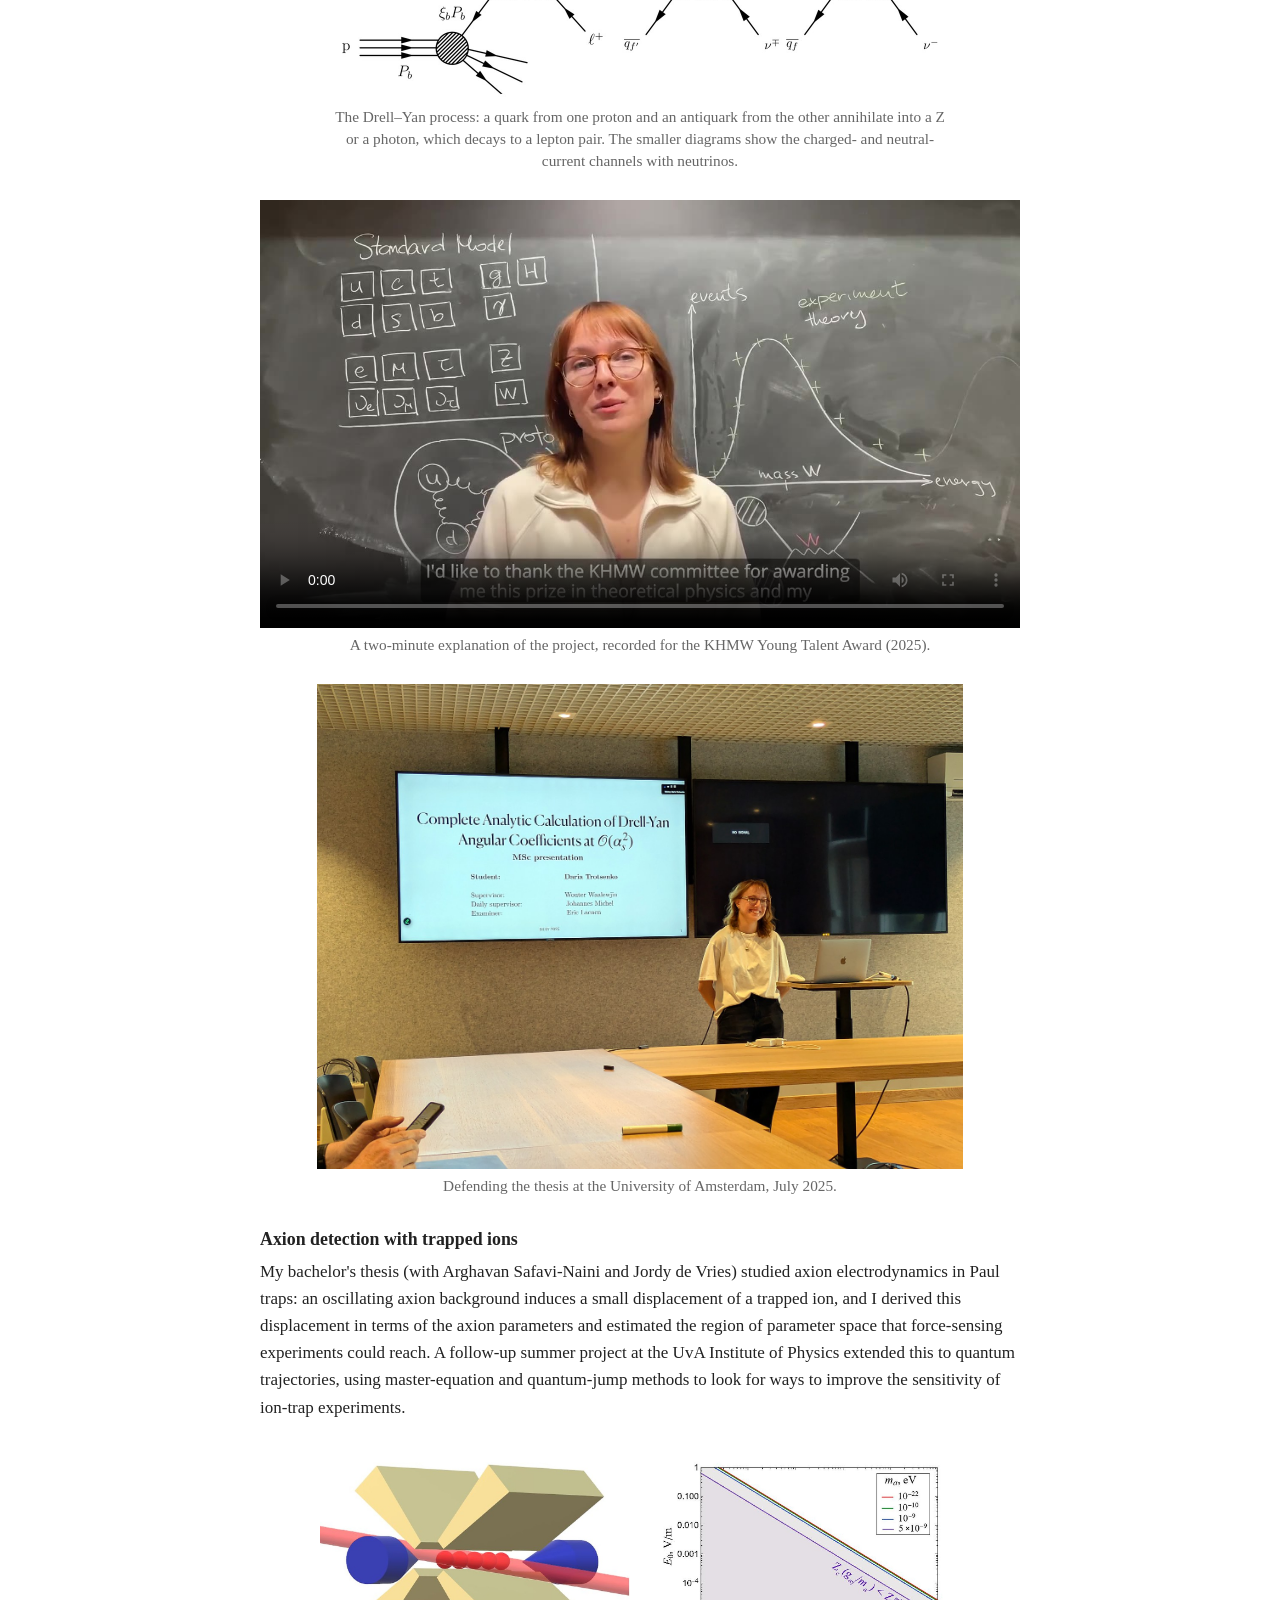
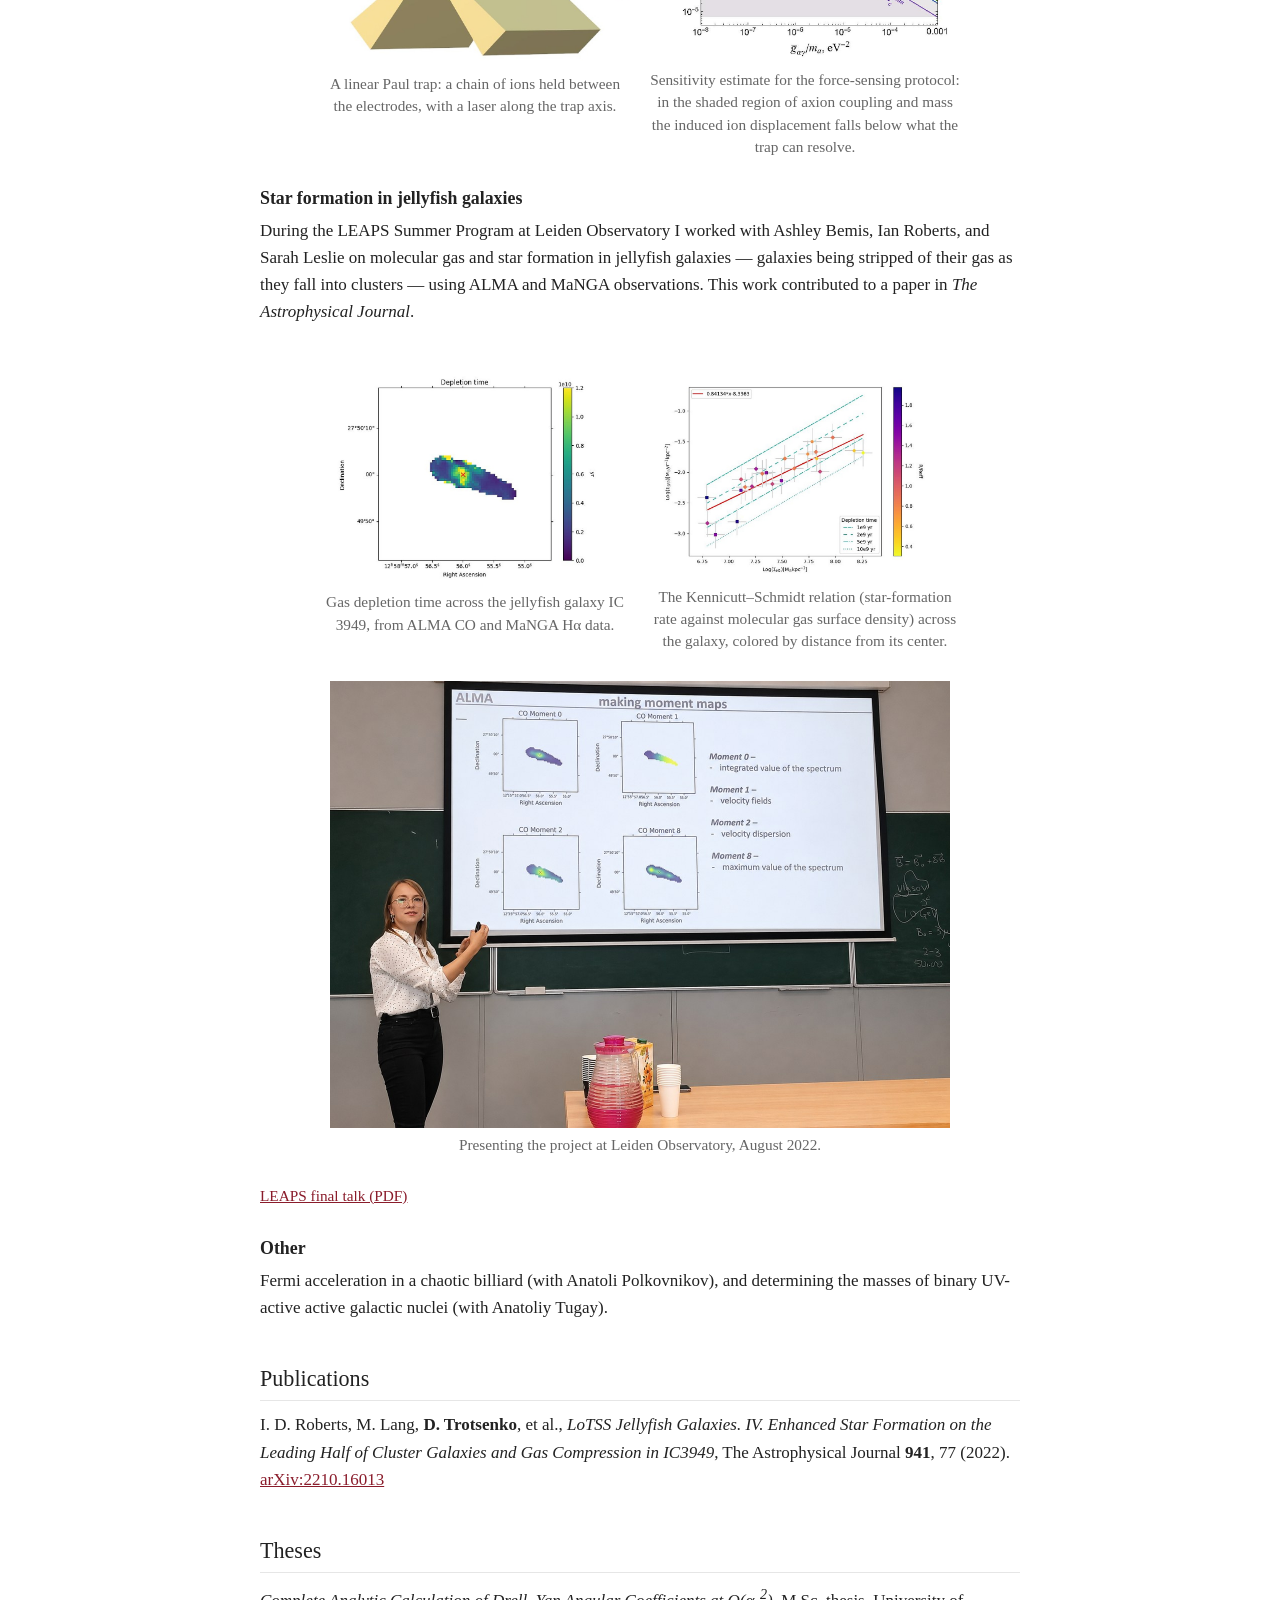
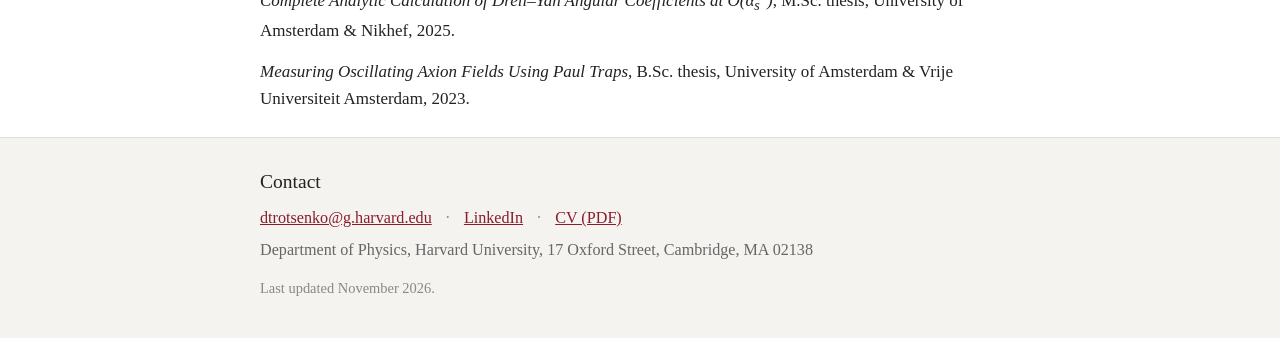
<file: research.html>
<!DOCTYPE html>
<html lang="en">
<head>
<meta charset="utf-8">
<meta name="viewport" content="width=device-width, initial-scale=1">
<title>Research — Daria Trotsenko</title>
<meta name="description" content="Research of Daria Trotsenko: diffraction and the Electron-Ion Collider, Drell–Yan angular coefficients at NNLO, and earlier work on axions and jellyfish galaxies.">
<link rel="stylesheet" href="style.css">
<link rel="icon" href="favicon.svg" type="image/svg+xml">
<link rel="icon" href="favicon-32.png" sizes="32x32" type="image/png">
<link rel="apple-touch-icon" href="apple-touch-icon.png">
<meta property="og:type" content="website">
<meta property="og:title" content="Research — Daria Trotsenko">
<meta property="og:description" content="Research of Daria Trotsenko: diffraction and the Electron-Ion Collider, Drell–Yan angular coefficients at NNLO, and earlier work on axions and jellyfish galaxies.">
<meta property="og:image" content="https://dariatrotsenko.com/images/og.jpg">
<meta property="og:url" content="https://dariatrotsenko.com/research.html">
<meta name="twitter:card" content="summary_large_image">
<link rel="canonical" href="https://dariatrotsenko.com/research.html">
</head>
<body>

<header>
  <div class="wrap">
    <p class="site-name"><a href="index.html">Daria Trotsenko</a></p>
    <nav>
      <ul>
        <li><a href="index.html">Home</a></li>
        <li><a href="about.html">About</a></li>
        <li><a href="research.html" class="current">Research</a></li>
        <li><a href="talks.html">Talks</a></li>
        <li><a href="teaching.html">Teaching</a></li>
        <li><a href="outreach.html">Outreach &amp; Service</a></li>
        <li><a href="cv.html">CV</a></li>
      </ul>
    </nav>
  </div>
</header>

<main class="wrap">

  <h1>Research</h1>
  <p class="subtitle">Perturbative QCD, effective field theories, and the structure of hadrons</p>

  <p>A proton is a bound state of quarks and gluons, but the theory that governs them — quantum
  chromodynamics — is notoriously hard to solve exactly. My research lives in the regime where it can be
  solved systematically: high-energy collisions, where the strong coupling is small and the problem can be
  factorized into pieces that are calculable in perturbation theory and pieces that must be measured. I use
  soft-collinear effective theory, factorization theorems, and higher-order perturbative calculations to make
  predictions for what colliders should see, and to work out what their measurements tell us about the inside
  of hadrons.</p>

  <h2>Current work</h2>

  <p>Together with <a href="https://www.stellaschindler.net">Stella Schindler</a> (Los Alamos National
  Laboratory) I work on diffraction — collisions in which the proton, or a fragment of it, continues almost
  undisturbed down the beam line — with a view to the physics program of the
  <a href="https://www.bnl.gov/eic/">Electron-Ion Collider</a> now under construction at Brookhaven National
  Laboratory. I spent the summer of 2026 at Los Alamos as a guest researcher, and have presented this work
  at group meetings at MIT and Harvard and in a seminar at Los Alamos.</p>
  <figure class="photo">
    <img src="images/eic_collision.jpg" width="1600" height="900" loading="lazy" alt="Artist's illustration of the Electron-Ion Collider: electrons travel around a glowing wireframe ring and strike a proton, shown cut open to reveal quarks and coiled gluons inside">
    <figcaption>An electron striking a proton at the Electron-Ion Collider, with the proton opened up to show
    its quarks and gluons. Illustration:
    <a href="https://www.flickr.com/photo.gne?id=54185901305">Brookhaven National Laboratory</a>,
    <a href="https://creativecommons.org/licenses/by-nc-nd/2.0/">CC BY-NC-ND 2.0</a>.</figcaption>
  </figure>

  <h2>Earlier work</h2>

  <h3>Drell–Yan angular coefficients at NNLO</h3>
  <p>In the Drell–Yan process a quark and an antiquark annihilate into a lepton pair. The angular
  distribution of the leptons is described by a set of angular coefficients that encode the polarization of
  the intermediate gauge boson and are a sensitive test of perturbative QCD. For my master's thesis at the
  University of Amsterdam and Nikhef, supervised by Wouter Waalewijn and Johannes Michel, I carried out the
  fully analytic calculation of the Drell–Yan helicity cross sections and angular coefficients through
  O(α<sub>s</sub><sup>2</sup>), including a helicity-resolved NNLO prediction for the transverse-momentum
  spectrum. The project started during the DESY Summer Student Program in Hamburg with Frank Tackmann,
  Alessandro Gavardi, and Bahman Dehnadi.
  The thesis received the
  <a href="https://iop.uva.nl/content/news/2025/10/khmw-young-talent-awards-for-daria-trotsenko-and-amber-visser.html">2025
  KHMW Young Talent Award</a> in theoretical physics.</p>
  <figure class="photo medium">
    <img src="images/drellyan_diagram.jpg" alt="Diagrams of the Drell–Yan process: two protons produce a lepton pair through a Z or photon, with W and Z channels shown alongside">
    <figcaption>The Drell–Yan process: a quark from one proton and an antiquark from the other annihilate
    into a Z or a photon, which decays to a lepton pair. The smaller diagrams show the charged- and
    neutral-current channels with neutrinos.</figcaption>
  </figure>
  <figure class="photo">
    <video controls preload="metadata" poster="images/khmw_video_poster.jpg">
      <source src="files/KHMW_prize_video.mp4" type="video/mp4">
      Your browser does not support embedded video; you can
      <a href="files/KHMW_prize_video.mp4">download it</a> instead.
    </video>
    <figcaption>A two-minute explanation of the project, recorded for the KHMW Young Talent Award (2025).</figcaption>
  </figure>
  <figure class="photo" style="max-width: 85%;">
    <img src="images/msc_defense.jpg" alt="Daria Trotsenko presenting her M.Sc. thesis defense">
    <figcaption>Defending the thesis at the University of Amsterdam, July 2025.</figcaption>
  </figure>

  <h3>Axion detection with trapped ions</h3>
  <p>My bachelor's thesis (with Arghavan Safavi-Naini and Jordy de Vries) studied axion electrodynamics in Paul
  traps: an oscillating axion background induces a small displacement of a trapped ion, and I derived this
  displacement in terms of the axion parameters and estimated the region of parameter space that force-sensing
  experiments could reach. A follow-up summer project at the UvA Institute of Physics extended this to quantum
  trajectories, using master-equation and quantum-jump methods to look for ways to improve the sensitivity of
  ion-trap experiments.</p>
  <div class="photo-row figures">
    <figure class="photo">
      <img src="images/paul_trap.jpg" alt="Illustration of a linear Paul trap holding a chain of ions">
      <figcaption>A linear Paul trap: a chain of ions held between the electrodes, with a laser along the
      trap axis.</figcaption>
    </figure>
    <figure class="photo">
      <img src="images/axion_sensitivity.jpg" alt="Minimum detectable electric field versus axion coupling over mass, for several axion masses">
      <figcaption>Sensitivity estimate for the force-sensing protocol: in the shaded region of axion
      coupling and mass the induced ion displacement falls below what the trap can resolve.</figcaption>
    </figure>
  </div>

  <h3>Star formation in jellyfish galaxies</h3>
  <p>During the LEAPS Summer Program at Leiden Observatory I worked with Ashley Bemis, Ian Roberts, and Sarah
  Leslie on molecular gas and star formation in jellyfish galaxies — galaxies being stripped of their gas as
  they fall into clusters — using ALMA and MaNGA observations. This work contributed to a paper in
  <i>The Astrophysical Journal</i>.</p>
  <div class="photo-row figures">
    <figure class="photo">
      <img src="images/jellyfish_depletion.jpg" alt="Map of the molecular gas depletion time across the jellyfish galaxy IC 3949">
      <figcaption>Gas depletion time across the jellyfish galaxy IC 3949, from ALMA CO and MaNGA Hα
      data.</figcaption>
    </figure>
    <figure class="photo">
      <img src="images/jellyfish_ks.jpg" alt="Kennicutt–Schmidt relation for the jellyfish galaxy IC 3949">
      <figcaption>The Kennicutt–Schmidt relation (star-formation rate against molecular gas surface density)
      across the galaxy, colored by distance from its center.</figcaption>
    </figure>
  </div>
  <figure class="photo medium">
    <img src="images/leiden.jpg" alt="Daria Trotsenko presenting ALMA moment maps at Leiden Observatory">
    <figcaption>Presenting the project at Leiden Observatory, August 2022.</figcaption>
  </figure>
  <p class="small"><a href="files/2022_LEAPS_jellyfish_galaxies.pdf">LEAPS final talk (PDF)</a></p>

  <h3>Other</h3>
  <p>Fermi acceleration in a chaotic billiard (with Anatoli Polkovnikov), and determining the masses of
  binary UV-active active galactic nuclei (with Anatoliy Tugay).</p>

  <h2>Publications</h2>
  <ul class="plain">
    <li>I. D. Roberts, M. Lang, <b>D. Trotsenko</b>, et al.,
    <i>LoTSS Jellyfish Galaxies. IV. Enhanced Star Formation on the Leading Half of Cluster Galaxies and Gas
    Compression in IC3949</i>, The Astrophysical Journal <b>941</b>, 77 (2022).
    <a href="https://arxiv.org/abs/2210.16013">arXiv:2210.16013</a></li>
  </ul>

  <h2>Theses</h2>
  <ul class="plain">
    <li><i>Complete Analytic Calculation of Drell–Yan Angular Coefficients at O(α<sub>s</sub><sup>2</sup>)</i>,
    M.Sc. thesis, University of Amsterdam &amp; Nikhef, 2025.</li>
    <li><i>Measuring Oscillating Axion Fields Using Paul Traps</i>,
    B.Sc. thesis, University of Amsterdam &amp; Vrije Universiteit Amsterdam, 2023.</li>
  </ul>

</main>

<footer>
  <div class="wrap">
    <p class="footer-title">Contact</p>
    <p class="footer-links">
      <a href="mailto:dtrotsenko@g.harvard.edu">dtrotsenko@g.harvard.edu</a>
      <span class="sep">·</span>
      <a href="https://www.linkedin.com/in/daria-trotsenko-8a28b3289/">LinkedIn</a>
      <span class="sep">·</span>
      <a href="files/Trotsenko_CV.pdf">CV (PDF)</a>
    </p>
    <p class="footer-address">Department of Physics, Harvard University, 17 Oxford Street, Cambridge, MA 02138</p>
    <p class="footer-updated">Last updated November 2026.</p>
  </div>
</footer>

</body>
</html>
</file>
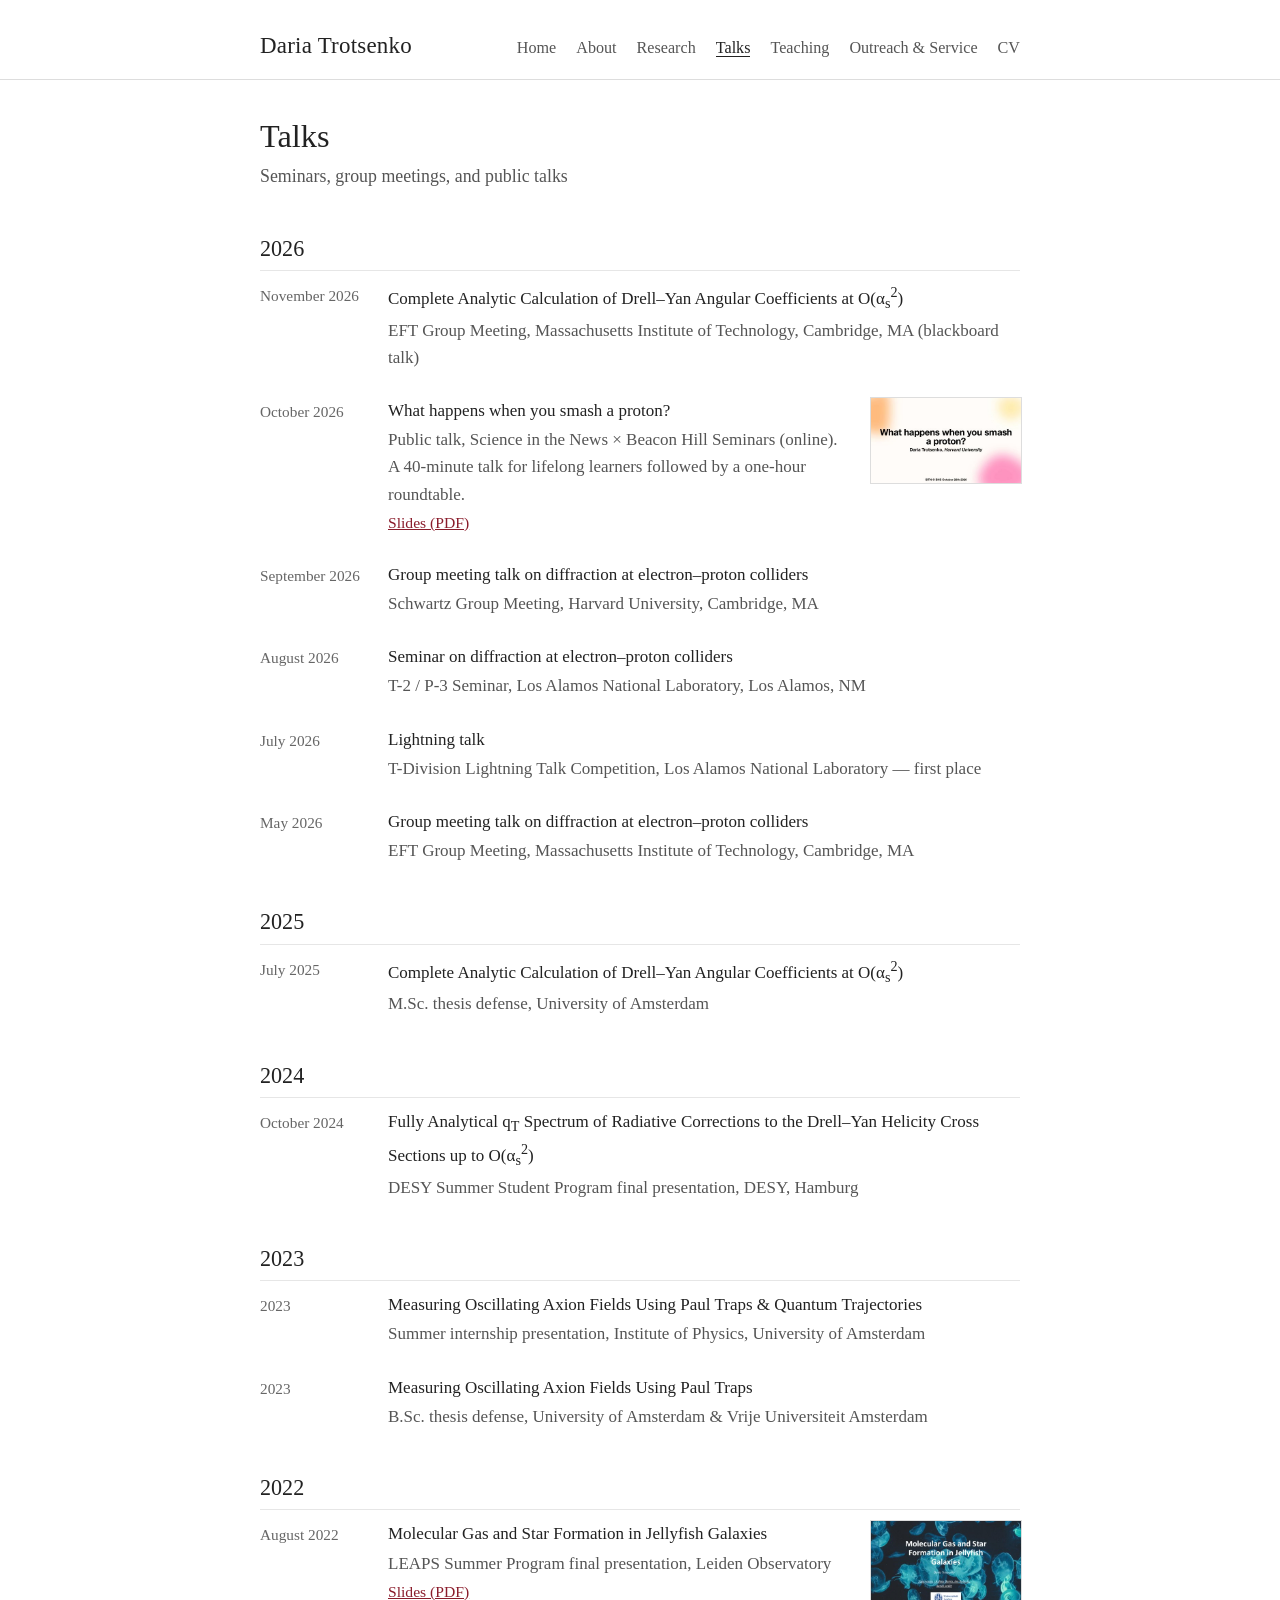
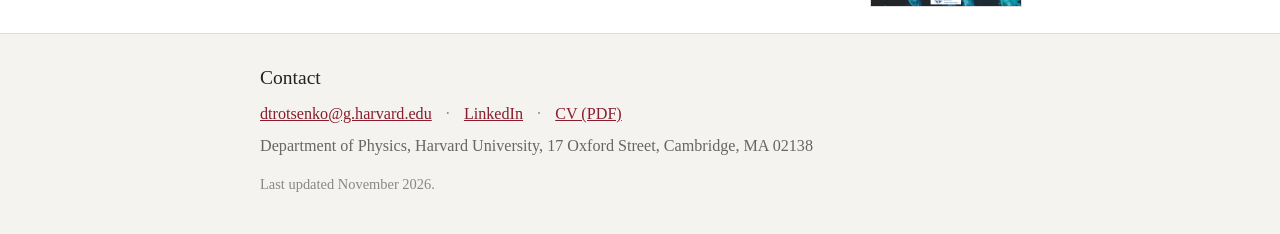
<file: talks.html>
<!DOCTYPE html>
<html lang="en">
<head>
<meta charset="utf-8">
<meta name="viewport" content="width=device-width, initial-scale=1">
<title>Talks — Daria Trotsenko</title>
<meta name="description" content="Talks and slides by Daria Trotsenko.">
<link rel="stylesheet" href="style.css">
<link rel="icon" href="favicon.svg" type="image/svg+xml">
<link rel="icon" href="favicon-32.png" sizes="32x32" type="image/png">
<link rel="apple-touch-icon" href="apple-touch-icon.png">
<meta property="og:type" content="website">
<meta property="og:title" content="Talks — Daria Trotsenko">
<meta property="og:description" content="Talks and slides by Daria Trotsenko.">
<meta property="og:image" content="https://dariatrotsenko.com/images/og.jpg">
<meta property="og:url" content="https://dariatrotsenko.com/talks.html">
<meta name="twitter:card" content="summary_large_image">
<link rel="canonical" href="https://dariatrotsenko.com/talks.html">
</head>
<body>

<header>
  <div class="wrap">
    <p class="site-name"><a href="index.html">Daria Trotsenko</a></p>
    <nav>
      <ul>
        <li><a href="index.html">Home</a></li>
        <li><a href="about.html">About</a></li>
        <li><a href="research.html">Research</a></li>
        <li><a href="talks.html" class="current">Talks</a></li>
        <li><a href="teaching.html">Teaching</a></li>
        <li><a href="outreach.html">Outreach &amp; Service</a></li>
        <li><a href="cv.html">CV</a></li>
      </ul>
    </nav>
  </div>
</header>

<main class="wrap">

  <h1>Talks</h1>
  <p class="subtitle">Seminars, group meetings, and public talks</p>

  <h2>2026</h2>

  <div class="entry talk">
    <div class="date">November 2026</div>
    <div>
      <p class="title">Complete Analytic Calculation of Drell–Yan Angular Coefficients at O(α<sub>s</sub><sup>2</sup>)</p>
      <p class="details">EFT Group Meeting, Massachusetts Institute of Technology, Cambridge, MA (blackboard talk)</p>
    </div>
  </div>

  <div class="entry talk">
    <div class="date">October 2026</div>
    <div>
      <p class="title">What happens when you smash a proton?</p>
      <p class="details">Public talk, Science in the News × Beacon Hill Seminars (online). A 40-minute talk for
      lifelong learners followed by a one-hour roundtable.</p>
      <p class="links"><a href="files/2026-10_SITN_smash_a_proton.pdf">Slides (PDF)</a></p>
    </div>

    <a class="thumb" href="files/2026-10_SITN_smash_a_proton.pdf"><img src="images/thumbs/2026-10_SITN_smash_a_proton.jpg" alt="Title slide"></a>
  </div>

  <div class="entry talk">
    <div class="date">September 2026</div>
    <div>
      <p class="title">Group meeting talk on diffraction at electron–proton colliders</p>
      <p class="details">Schwartz Group Meeting, Harvard University, Cambridge, MA</p>
    </div>
  </div>

  <div class="entry talk">
    <div class="date">August 2026</div>
    <div>
      <p class="title">Seminar on diffraction at electron–proton colliders</p>
      <p class="details">T-2 / P-3 Seminar, Los Alamos National Laboratory, Los Alamos, NM</p>
    </div>
  </div>

  <div class="entry talk">
    <div class="date">July 2026</div>
    <div>
      <p class="title">Lightning talk</p>
      <p class="details">T-Division Lightning Talk Competition, Los Alamos National Laboratory — first place</p>
    </div>
  </div>

  <div class="entry talk">
    <div class="date">May 2026</div>
    <div>
      <p class="title">Group meeting talk on diffraction at electron–proton colliders</p>
      <p class="details">EFT Group Meeting, Massachusetts Institute of Technology, Cambridge, MA</p>
    </div>
  </div>

  <h2>2025</h2>

  <div class="entry talk">
    <div class="date">July 2025</div>
    <div>
      <p class="title">Complete Analytic Calculation of Drell–Yan Angular Coefficients at O(α<sub>s</sub><sup>2</sup>)</p>
      <p class="details">M.Sc. thesis defense, University of Amsterdam</p>
    </div>
  </div>

  <h2>2024</h2>

  <div class="entry talk">
    <div class="date">October 2024</div>
    <div>
      <p class="title">Fully Analytical q<sub>T</sub> Spectrum of Radiative Corrections to the Drell–Yan Helicity Cross Sections up to O(α<sub>s</sub><sup>2</sup>)</p>
      <p class="details">DESY Summer Student Program final presentation, DESY, Hamburg</p>
    </div>
  </div>

  <h2>2023</h2>

  <div class="entry talk">
    <div class="date">2023</div>
    <div>
      <p class="title">Measuring Oscillating Axion Fields Using Paul Traps &amp; Quantum Trajectories</p>
      <p class="details">Summer internship presentation, Institute of Physics, University of Amsterdam</p>
    </div>
  </div>

  <div class="entry talk">
    <div class="date">2023</div>
    <div>
      <p class="title">Measuring Oscillating Axion Fields Using Paul Traps</p>
      <p class="details">B.Sc. thesis defense, University of Amsterdam &amp; Vrije Universiteit Amsterdam</p>
    </div>
  </div>

  <h2>2022</h2>

  <div class="entry talk">
    <div class="date">August 2022</div>
    <div>
      <p class="title">Molecular Gas and Star Formation in Jellyfish Galaxies</p>
      <p class="details">LEAPS Summer Program final presentation, Leiden Observatory</p>
      <p class="links"><a href="files/2022_LEAPS_jellyfish_galaxies.pdf">Slides (PDF)</a></p>
    </div>

    <a class="thumb" href="files/2022_LEAPS_jellyfish_galaxies.pdf"><img src="images/thumbs/2022_LEAPS_jellyfish_galaxies.jpg" alt="Title slide"></a>
  </div>

</main>

<footer>
  <div class="wrap">
    <p class="footer-title">Contact</p>
    <p class="footer-links">
      <a href="mailto:dtrotsenko@g.harvard.edu">dtrotsenko@g.harvard.edu</a>
      <span class="sep">·</span>
      <a href="https://www.linkedin.com/in/daria-trotsenko-8a28b3289/">LinkedIn</a>
      <span class="sep">·</span>
      <a href="files/Trotsenko_CV.pdf">CV (PDF)</a>
    </p>
    <p class="footer-address">Department of Physics, Harvard University, 17 Oxford Street, Cambridge, MA 02138</p>
    <p class="footer-updated">Last updated November 2026.</p>
  </div>
</footer>

</body>
</html>
</file>
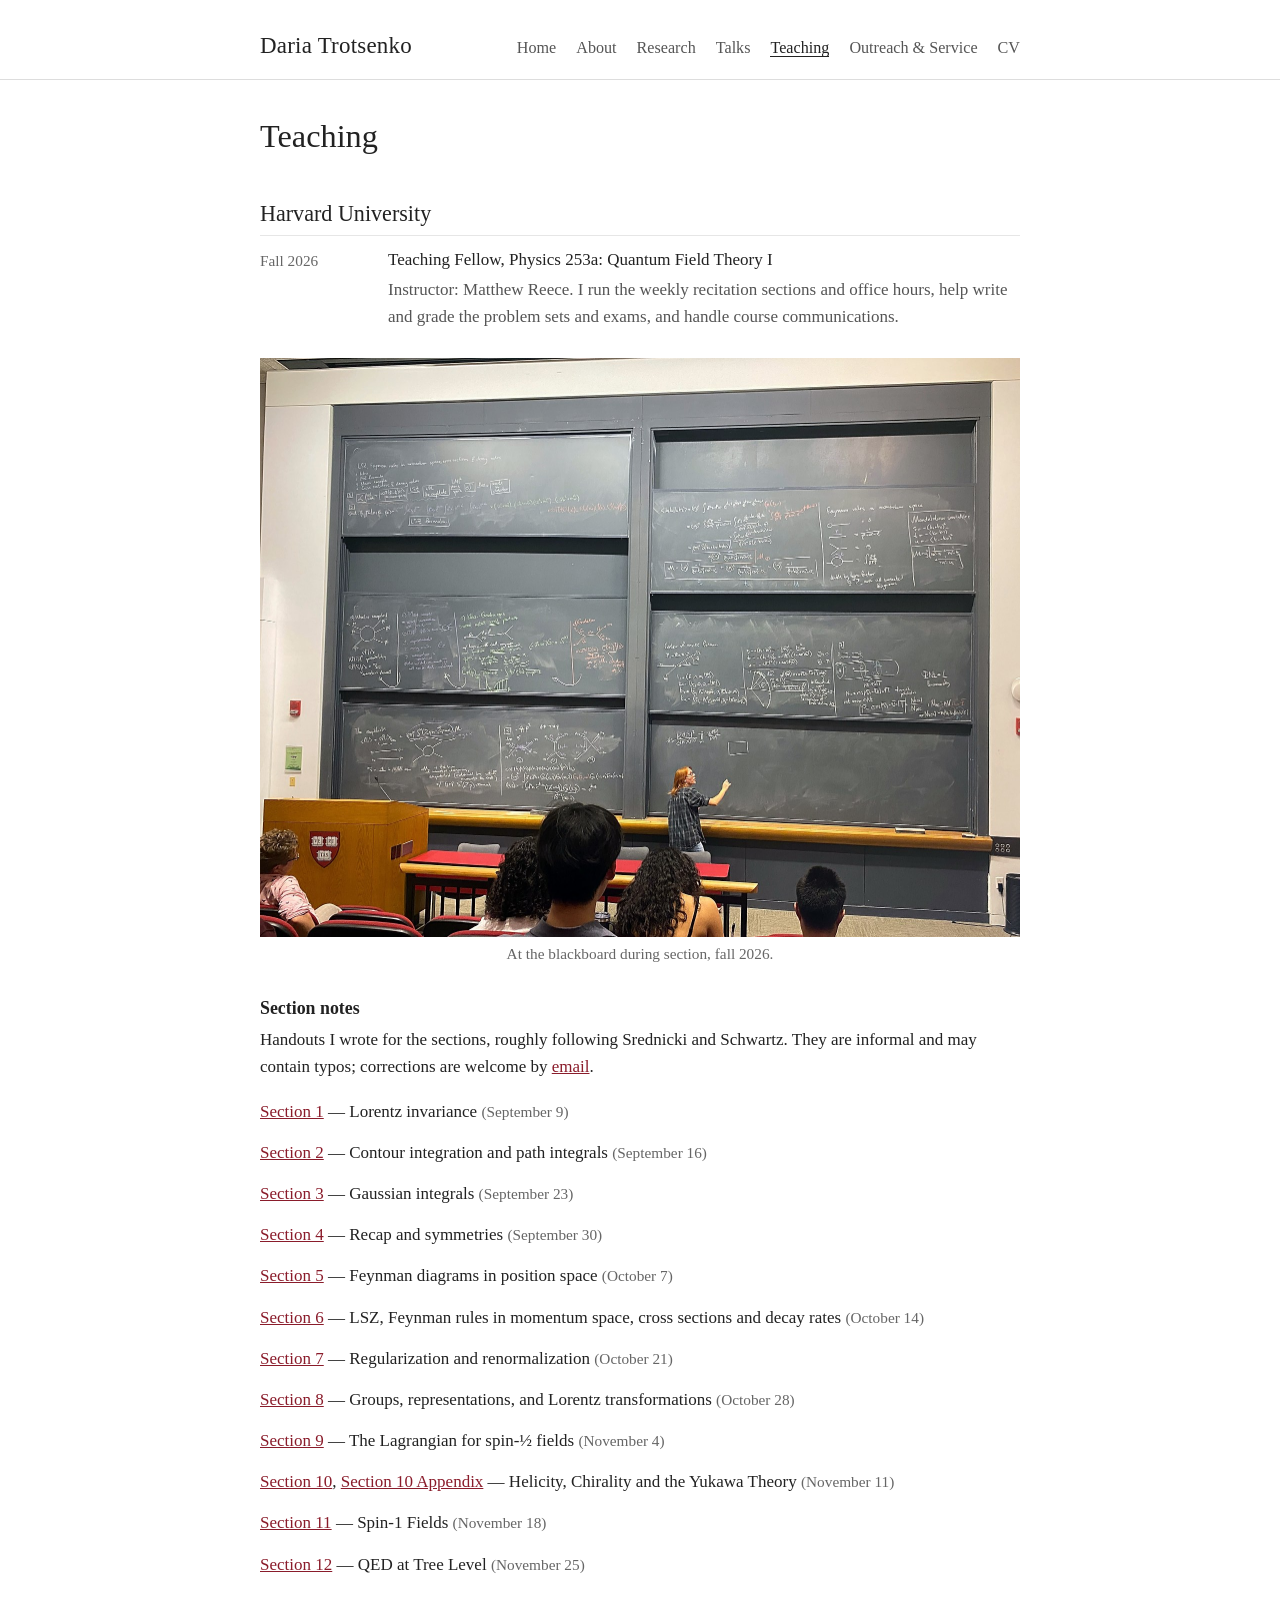
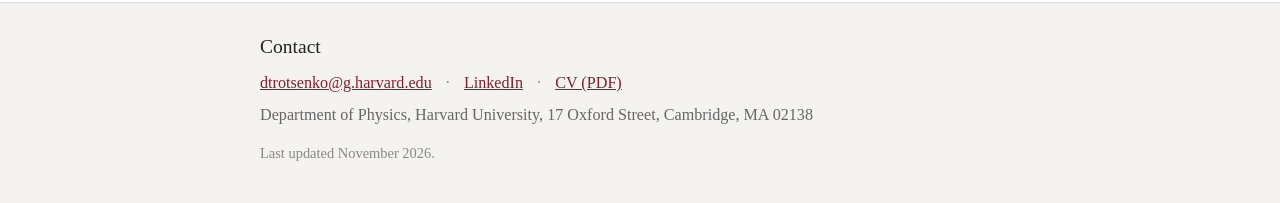
<file: teaching.html>
<!DOCTYPE html>
<html lang="en">
<head>
<meta charset="utf-8">
<meta name="viewport" content="width=device-width, initial-scale=1">
<title>Teaching — Daria Trotsenko</title>
<meta name="description" content="Teaching by Daria Trotsenko: Physics 253a, Quantum Field Theory I, with section notes.">
<link rel="stylesheet" href="style.css">
<link rel="icon" href="favicon.svg" type="image/svg+xml">
<link rel="icon" href="favicon-32.png" sizes="32x32" type="image/png">
<link rel="apple-touch-icon" href="apple-touch-icon.png">
<meta property="og:type" content="website">
<meta property="og:title" content="Teaching — Daria Trotsenko">
<meta property="og:description" content="Teaching by Daria Trotsenko: Physics 253a, Quantum Field Theory I, with section notes.">
<meta property="og:image" content="https://dariatrotsenko.com/images/og.jpg">
<meta property="og:url" content="https://dariatrotsenko.com/teaching.html">
<meta name="twitter:card" content="summary_large_image">
<link rel="canonical" href="https://dariatrotsenko.com/teaching.html">
</head>
<body>

<header>
  <div class="wrap">
    <p class="site-name"><a href="index.html">Daria Trotsenko</a></p>
    <nav>
      <ul>
        <li><a href="index.html">Home</a></li>
        <li><a href="about.html">About</a></li>
        <li><a href="research.html">Research</a></li>
        <li><a href="talks.html">Talks</a></li>
        <li><a href="teaching.html" class="current">Teaching</a></li>
        <li><a href="outreach.html">Outreach &amp; Service</a></li>
        <li><a href="cv.html">CV</a></li>
      </ul>
    </nav>
  </div>
</header>

<main class="wrap">

  <h1>Teaching</h1>

  <h2>Harvard University</h2>

  <div class="entry">
    <div class="date">Fall 2026</div>
    <div>
      <p class="title">Teaching Fellow, Physics 253a: Quantum Field Theory I</p>
      <p class="details">Instructor: Matthew Reece. I run the weekly recitation sections and office hours,
      help write and grade the problem sets and exams, and handle course communications.</p>
    </div>
  </div>

  <figure class="photo">
    <img src="images/teaching.jpg" alt="Daria Trotsenko at the blackboard during a QFT section">
    <figcaption>At the blackboard during section, fall 2026.</figcaption>
  </figure>

  <h3>Section notes</h3>
  <p>Handouts I wrote for the sections, roughly following Srednicki and Schwartz. They are informal and may
  contain typos; corrections are welcome by <a href="mailto:dtrotsenko@g.harvard.edu">email</a>.</p>

  <ul class="plain">
    <li><a href="files/notes/Section_1.pdf">Section 1</a> — Lorentz invariance <span class="date">(September 9)</span></li>
    <li><a href="files/notes/Section_2.pdf">Section 2</a> — Contour integration and path integrals <span class="date">(September 16)</span></li>
    <li><a href="files/notes/Section_3.pdf">Section 3</a> — Gaussian integrals <span class="date">(September 23)</span></li>
    <li><a href="files/notes/Section_4.pdf">Section 4</a> — Recap and symmetries <span class="date">(September 30)</span></li>
    <li><a href="files/notes/Section_5.pdf">Section 5</a> — Feynman diagrams in position space <span class="date">(October 7)</span></li>
    <li><a href="files/notes/Section_6.pdf">Section 6</a> — LSZ, Feynman rules in momentum space, cross sections and decay rates <span class="date">(October 14)</span></li>
    <li><a href="files/notes/Section_7.pdf">Section 7</a> — Regularization and renormalization <span class="date">(October 21)</span></li>
    <li><a href="files/notes/Section_8.pdf">Section 8</a> — Groups, representations, and Lorentz transformations <span class="date">(October 28)</span></li>
    <li><a href="files/notes/Section_9.pdf">Section 9</a> — The Lagrangian for spin-½ fields <span class="date">(November 4)</span></li>
    <li><a href="notes/Section10.pdf">Section 10</a>, <a href="notes/Section10_appendix.pdf">Section 10 Appendix</a> — Helicity, Chirality and the Yukawa Theory <span class="date">(November 11)</span></li>
    <li><a href="notes/Section_11.pdf">Section 11</a> — Spin-1 Fields <span class="date">(November 18)</span></li>
    <li><a href="files/notes/Section_12.pdf">Section 12</a> — QED at Tree Level <span class="date">(November 25)</span></li>
  </ul>

</main>

<footer>
  <div class="wrap">
    <p class="footer-title">Contact</p>
    <p class="footer-links">
      <a href="mailto:dtrotsenko@g.harvard.edu">dtrotsenko@g.harvard.edu</a>
      <span class="sep">·</span>
      <a href="https://www.linkedin.com/in/daria-trotsenko-8a28b3289/">LinkedIn</a>
      <span class="sep">·</span>
      <a href="files/Trotsenko_CV.pdf">CV (PDF)</a>
    </p>
    <p class="footer-address">Department of Physics, Harvard University, 17 Oxford Street, Cambridge, MA 02138</p>
    <p class="footer-updated">Last updated November 2026.</p>
  </div>
</footer>

</body>
</html>
</file>
<file: style.css>
/* Daria Trotsenko — personal site */

:root {
  --bg: #ffffff;
  --text: #222222;
  --text-soft: #555555;
  --text-muted: #666666;
  --text-faint: #888888;
  --rule: #dddddd;
  --rule-light: #e6e6e6;
  --link: #8a1c2b;
  --link-hover: #5a0f1a;
  --band: #f4f3f0;
  --land: #e6e3dc;
  --land-edge: #cfcbc2;
}

html { font-size: 17px; }

body {
  margin: 0;
  padding: 0;
  background: var(--bg);
  color: var(--text);
  font-family: Georgia, "Times New Roman", Times, serif;
  line-height: 1.6;
}

.wrap {
  max-width: 760px;
  margin: 0 auto;
  padding: 0 20px;
}

/* Header and navigation */
header {
  border-bottom: 1px solid var(--rule);
  padding: 28px 0 14px;
  margin-bottom: 36px;
}

header .wrap {
  display: flex;
  flex-wrap: wrap;
  align-items: baseline;
  justify-content: space-between;
  gap: 8px 24px;
}

header .site-name {
  font-size: 1.35rem;
  font-weight: normal;
  margin: 0;
  letter-spacing: 0.01em;
}

header .site-name a {
  color: var(--text);
  text-decoration: none;
}

nav ul {
  list-style: none;
  margin: 0;
  padding: 0;
  display: flex;
  flex-wrap: wrap;
  gap: 4px 20px;
}

nav a {
  color: var(--text-soft);
  text-decoration: none;
  font-size: 0.95rem;
}

nav a:hover,
nav a.current {
  color: var(--text);
  border-bottom: 1px solid var(--text);
}

/* Main text */
main { padding-bottom: 48px; }

h1 {
  font-size: 1.9rem;
  font-weight: normal;
  margin: 0 0 6px;
  line-height: 1.25;
}

h2 {
  font-size: 1.3rem;
  font-weight: normal;
  margin: 40px 0 10px;
  padding-bottom: 4px;
  border-bottom: 1px solid var(--rule-light);
}

h3 {
  font-size: 1.05rem;
  font-weight: bold;
  margin: 26px 0 4px;
}

p { margin: 0 0 1em; }

a { color: var(--link); }
a:hover { color: var(--link-hover); }

.subtitle {
  color: var(--text-soft);
  margin: 0 0 24px;
  font-size: 1.05rem;
}

.muted { color: var(--text-muted); }

small, .small { font-size: 0.9rem; }

/* Home page layout: photo beside text */
.intro {
  display: flex;
  gap: 36px;
  align-items: flex-start;
}

.intro .text { flex: 1 1 0; min-width: 0; }

.intro img {
  width: 220px;
  height: auto;
  flex: 0 0 auto;
  display: block;
}

/* Lists (talks, service, publications) */
ul.plain {
  list-style: none;
  padding: 0;
  margin: 0;
}

ul.plain li { margin: 0 0 14px; }

.date {
  color: var(--text-muted);
  font-size: 0.9rem;
}

.venue { color: var(--text-soft); }

/* Entries: date column on the left on wide screens */
.entry {
  display: grid;
  grid-template-columns: 110px 1fr;
  gap: 0 18px;
  margin-bottom: 18px;
}

.entry .date { padding-top: 3px; }

.entry .title { margin: 0; }

.entry .details { margin: 2px 0 0; color: var(--text-soft); }

.entry .links { margin: 2px 0 0; font-size: 0.92rem; }

/* Talk entries with a title-slide thumbnail */
.entry.talk {
  grid-template-columns: 110px 1fr 150px;
  align-items: start;
  margin-bottom: 26px;
}

/* Talks without a thumbnail: let the text use the thumbnail column too */
@media (min-width: 601px) {
  .entry.talk:not(:has(.thumb)) > div:last-child { grid-column: 2 / -1; }
}

.entry.talk .thumb img {
  width: 100%;
  height: auto;
  display: block;
  border: 1px solid var(--rule);
  transition: transform 0.25s ease, box-shadow 0.25s ease;
}

.entry.talk .thumb:hover img {
  transform: scale(1.03);
  box-shadow: 0 2px 10px rgba(0, 0, 0, 0.12);
}

/* Photos with captions */
figure.photo {
  margin: 28px auto;
}

figure.photo img,
figure.photo video {
  width: 100%;
  height: auto;
  display: block;
}

figure.photo img {
  transition: transform 0.4s ease;
}

figure.photo:hover > img,
.photo-row figure.photo:hover img {
  transform: scale(1.015);
}

figure.photo video { background: #000; }

figure.photo.centered { margin-left: auto; margin-right: auto; }
figure.photo.narrow { max-width: 440px; }
figure.photo.medium { max-width: 620px; }
figure.photo.portrait { max-width: 360px; }
.photo-row.figures { max-width: 640px; }
.photo-row.neutron { max-width: none; align-items: flex-start; }

/* Three images on one line sharing a caption */
.row3 {
  display: flex;
  align-items: center;
  gap: 16px;
}

figure.photo .row3 img {
  flex: 1 1 0;
  min-width: 0;
  width: 33%;
  height: auto;
}

@media (max-width: 600px) {
  .row3 { flex-wrap: wrap; justify-content: center; }
  figure.photo .row3 img { width: 47%; flex: 0 0 47%; }
}

/* Two photos of different shapes shown at equal height:
   each figure's flex-grow is set inline to its width/height ratio */
.photo-row.match { align-items: flex-start; }
.photo-row.match figure.photo { flex: 1 1 0; }

/* Four small captioned photos in a strip */
.photo-row.cities {
  gap: 12px;
  margin: 24px auto 32px;
}

.photo-row.cities figcaption {
  text-align: center;
  margin-top: 4px;
}

@media (max-width: 600px) {
  .photo-row.cities { flex-direction: row; flex-wrap: wrap; }
  .photo-row.cities figure.photo { flex: 0 0 48%; max-width: 48%; }
}

figure.photo figcaption,
figure.photo .cap {
  margin: 6px 0 0;
  color: var(--text-muted);
  font-size: 0.9rem;
  line-height: 1.45;
  text-align: center;
}

.photo-row {
  display: flex;
  gap: 20px;
  margin: 36px auto 8px;
}

.photo-row figure.photo {
  flex: 1 1 0;
  min-width: 0;
  margin: 0;
}

.photo-row figure.photo figcaption { text-align: center; }

@media (max-width: 600px) {
  .photo-row { flex-direction: column; gap: 24px; }
}

/* Before/after comparison with a two-way switch (no JavaScript) */
figure.compare input { position: absolute; opacity: 0; pointer-events: none; }

figure.compare .compare-frame {
  position: relative;
  overflow: hidden;
}

figure.compare .compare-frame img { transition: opacity 0.5s ease, transform 0.4s ease; }

figure.compare .compare-frame .img-b {
  position: absolute;
  inset: 0;
  opacity: 0;
}

figure.compare #sv-qcd:checked ~ .compare-frame .img-b { opacity: 1; }

figure.compare .compare-switch {
  display: flex;
  gap: 6px;
  margin-top: 10px;
}

figure.compare .compare-switch label {
  flex: 1 1 0;
  text-align: center;
  font-size: 0.85rem;
  padding: 4px 8px;
  border: 1px solid var(--rule);
  color: var(--text-soft);
  cursor: pointer;
  user-select: none;
}

figure.compare .compare-switch label:hover { color: var(--text); }

figure.compare #sv-trad:checked ~ .compare-switch label[for="sv-trad"],
figure.compare #sv-qcd:checked ~ .compare-switch label[for="sv-qcd"] {
  background: var(--text);
  color: var(--bg);
  border-color: var(--text);
}

figure.compare .cap-b { display: none; }
figure.compare #sv-qcd:checked ~ .cap-a { display: none; }
figure.compare #sv-qcd:checked ~ .cap-b { display: block; }

figure.compare .credit {
  font-size: 0.78rem;
  color: var(--text-faint);
  margin-top: 2px;
}

/* Route map on the About page */
.map-wrap {
  margin: 8px 0 20px;
}

.route-map {
  width: 100%;
  height: auto;
  display: block;
}

.route-map .land { fill: var(--land); stroke: var(--land-edge); stroke-width: 0.6; }
.route-map .route { fill: none; stroke: var(--link); stroke-width: 1.6; stroke-dasharray: 5 4; }
.route-map .dot { fill: var(--link); }
.route-map .lbl { font-family: Georgia, serif; font-size: 15px; fill: var(--text); }

/* Footer / contact banner */
footer {
  background: var(--band);
  border-top: 1px solid var(--rule);
  padding: 28px 0 32px;
  color: var(--text-soft);
  font-size: 0.95rem;
  margin-top: 24px;
}

footer p { margin: 0 0 6px; }

footer .footer-title {
  font-size: 1.15rem;
  color: var(--text);
  margin-bottom: 8px;
}

footer .footer-links a { color: var(--link); }

footer .sep { margin: 0 10px; color: var(--text-faint); }

footer .footer-address { color: var(--text-muted); }

footer .footer-updated {
  margin-top: 14px;
  font-size: 0.85rem;
  color: var(--text-faint);
}

/* Small screens */
@media (max-width: 600px) {
  html { font-size: 16px; }
  header { padding-top: 20px; margin-bottom: 24px; }
  .intro { flex-direction: column-reverse; gap: 20px; }
  .intro img { width: 180px; }
  .entry { grid-template-columns: 1fr; }
  .entry.talk { grid-template-columns: 1fr; }
  .entry.talk .thumb { max-width: 220px; margin-top: 8px; }
  .entry .date { margin-bottom: 2px; }
}

/* Print */
@media print {
  html { font-size: 11pt; }
  body { background: #fff; color: #000; }
  header nav, footer .footer-updated, figure.compare .compare-switch, .map-wrap { display: none; }
  header { border-bottom: 1px solid #000; margin-bottom: 18pt; }
  a { color: #000; text-decoration: none; }
  a[href^="http"]::after { content: " (" attr(href) ")"; font-size: 0.85em; color: #444; }
  footer { background: none; border-top: 1px solid #000; color: #000; }
  figure.photo, .photo-row, video { break-inside: avoid; }
  video { display: none; }
}
</file>
